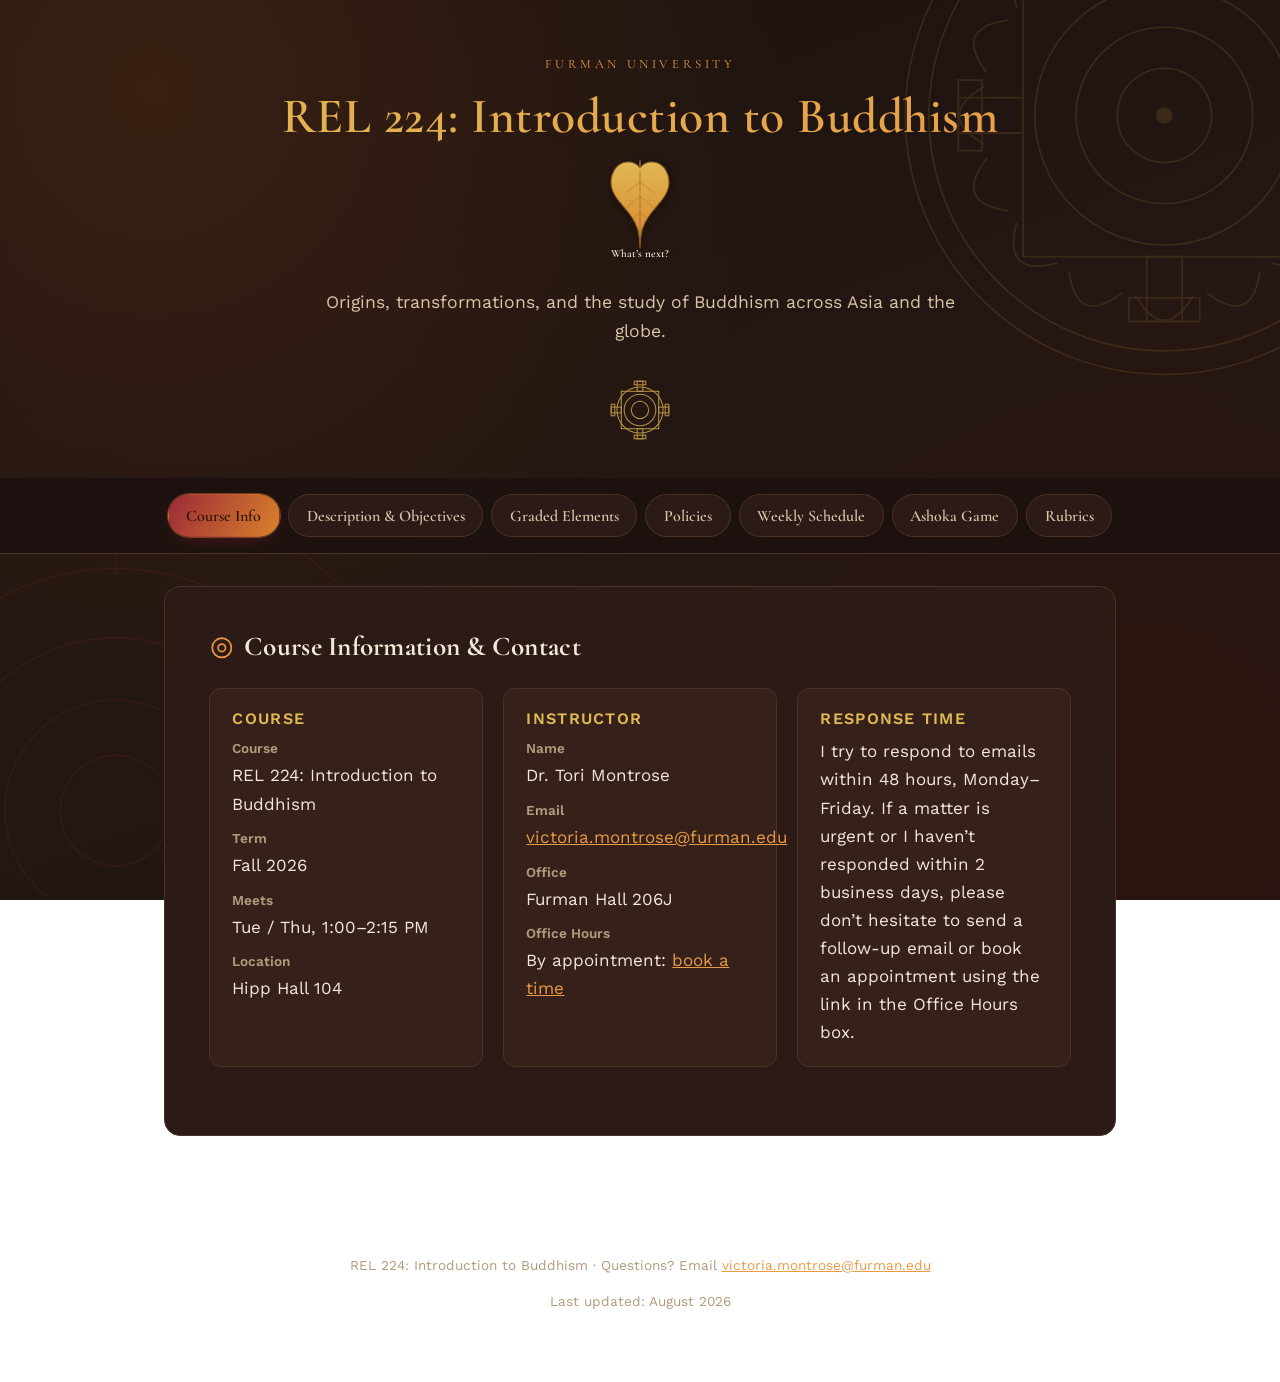
<file: index.html>
<!DOCTYPE html>
<html lang="en">
<head>
<meta charset="UTF-8">
<meta name="viewport" content="width=device-width, initial-scale=1.0">
<title>REL 224: Introduction to Buddhism — Course Syllabus</title>
<meta name="description" content="Syllabus for REL 224: Introduction to Buddhism, Fall 2026.">

<link rel="preconnect" href="https://fonts.googleapis.com">
<link rel="preconnect" href="https://fonts.gstatic.com" crossorigin>
<link href="https://fonts.googleapis.com/css2?family=Cormorant+Garamond:wght@500;600;700&family=Work+Sans:wght@400;500;600&display=swap" rel="stylesheet">

<link rel="stylesheet" href="css/styles.css">
</head>
<body>

<a class="skip-link" href="#main-content">Skip to main content</a>

<!-- Decorative background mandalas — real sacred-geometry construction
     (lotus-petal ring, square palace with four gates, concentric circles),
     rendered as restrained line art. Purely visual, hidden from assistive tech. -->
<div class="mandala-decor" aria-hidden="true">
  <svg class="m1" viewBox="0 0 200 200" xmlns="http://www.w3.org/2000/svg" fill="none" stroke="currentColor" stroke-width="0.6">
    <circle cx="100" cy="100" r="88"/>
    <circle cx="100" cy="100" r="80"/>
    <g>
      <path d="M90.30 38.76 Q100.00 22.00 109.70 38.76"/>
      <path d="M114.47 39.71 Q129.85 27.94 132.39 47.14"/>
      <path d="M136.44 49.84 Q155.15 44.85 150.16 63.56"/>
      <path d="M152.86 67.61 Q172.06 70.15 160.29 85.53"/>
      <path d="M161.24 90.30 Q178.00 100.00 161.24 109.70"/>
      <path d="M160.29 114.47 Q172.06 129.85 152.86 132.39"/>
      <path d="M150.16 136.44 Q155.15 155.15 136.44 150.16"/>
      <path d="M132.39 152.86 Q129.85 172.06 114.47 160.29"/>
      <path d="M109.70 161.24 Q100.00 178.00 90.30 161.24"/>
      <path d="M85.53 160.29 Q70.15 172.06 67.61 152.86"/>
      <path d="M63.56 150.16 Q44.85 155.15 49.84 136.44"/>
      <path d="M47.14 132.39 Q27.94 129.85 39.71 114.47"/>
      <path d="M38.76 109.70 Q22.00 100.00 38.76 90.30"/>
      <path d="M39.71 85.53 Q27.94 70.15 47.14 67.61"/>
      <path d="M49.84 63.56 Q44.85 44.85 63.56 49.84"/>
      <path d="M67.61 47.14 Q70.15 27.94 85.53 39.71"/>
    </g>
    <rect x="52" y="52" width="96" height="96"/>
    <g id="m1-gate">
      <rect x="94" y="30" width="12" height="22"/>
      <rect x="88" y="30" width="24" height="8"/>
    </g>
    <use href="#m1-gate" transform="rotate(90 100 100)"/>
    <use href="#m1-gate" transform="rotate(180 100 100)"/>
    <use href="#m1-gate" transform="rotate(270 100 100)"/>
    <circle cx="100" cy="100" r="44"/>
    <circle cx="100" cy="100" r="30"/>
    <circle cx="100" cy="100" r="16"/>
    <circle cx="100" cy="100" r="2.5" fill="currentColor"/>
  </svg>
  <svg class="m2" viewBox="0 0 200 200" xmlns="http://www.w3.org/2000/svg" fill="none" stroke="currentColor" stroke-width="0.5">
    <circle cx="100" cy="100" r="92"/>
    <circle cx="100" cy="100" r="70"/>
    <circle cx="100" cy="100" r="50"/>
    <circle cx="100" cy="100" r="32"/>
    <circle cx="100" cy="100" r="16"/>
    <g>
      <path d="M100 8 L100 32 M100 168 L100 192 M8 100 L32 100 M168 100 L192 100"/>
      <path d="M35 35 L50 50 M150 150 L165 165 M165 35 L150 50 M35 165 L50 150"/>
    </g>
  </svg>
</div>

<header class="site-header">
  <span class="site-header__eyebrow">Furman University</span>
  <h1>REL 224: Introduction to Buddhism</h1>

  <button type="button" id="whats-next-btn" class="whats-next-btn" aria-label="What&rsquo;s next? Jump to this week on the schedule">
    <svg viewBox="0 0 130 152" xmlns="http://www.w3.org/2000/svg" aria-hidden="true">
      <defs>
        <linearGradient id="bodhi-leaf-grad" x1="0" y1="0" x2="0" y2="1">
          <stop offset="0%" stop-color="#e0b954"/>
          <stop offset="100%" stop-color="#d9822b"/>
        </linearGradient>
      </defs>
      <g transform="translate(65,50) scale(0.9)">
        <!-- petiole -->
        <path d="M0,-38 L0,-47" fill="none" stroke="#8a5a24" stroke-width="2.5" stroke-linecap="round"/>
        <!-- single bodhi leaf: heart-shaped base tapering to the classic drip tip -->
        <path d="M0,-38 C-10,-50 -28,-48 -36,-34 C-44,-20 -40,-4 -28,10 C-18,22 -8,32 -3,48 C-1,56 0,64 0,74 C0,64 1,56 3,48 C8,32 18,22 28,10 C40,-4 44,-20 36,-34 C28,-48 10,-50 0,-38 Z"
              fill="url(#bodhi-leaf-grad)" stroke="#8a5a24" stroke-width="1.5"/>
        <!-- veins -->
        <path d="M0,-34 C0,0 0,35 0,70" fill="none" stroke="#8a5a24" stroke-width="1.4" opacity="0.6"/>
        <path d="M0,-18 C-8,-12 -14,-8 -20,-2" fill="none" stroke="#8a5a24" stroke-width="1" opacity="0.5"/>
        <path d="M0,-18 C8,-12 14,-8 20,-2" fill="none" stroke="#8a5a24" stroke-width="1" opacity="0.5"/>
        <path d="M0,2 C-9,9 -16,15 -23,22" fill="none" stroke="#8a5a24" stroke-width="1" opacity="0.5"/>
        <path d="M0,2 C9,9 16,15 23,22" fill="none" stroke="#8a5a24" stroke-width="1" opacity="0.5"/>
        <path d="M0,24 C-6,29 -10,34 -15,40" fill="none" stroke="#8a5a24" stroke-width="1" opacity="0.5"/>
        <path d="M0,24 C6,29 10,34 15,40" fill="none" stroke="#8a5a24" stroke-width="1" opacity="0.5"/>
      </g>
      <text x="65" y="128" text-anchor="middle" font-family="var(--font-display), serif" font-size="14" font-weight="600" fill="var(--ink)">What&rsquo;s next?</text>
    </svg>
  </button>

  <p class="subtitle">Origins, transformations, and the study of Buddhism across Asia and the globe.</p>

  <svg class="ring-divider" viewBox="0 0 100 100" aria-hidden="true" xmlns="http://www.w3.org/2000/svg" fill="none" stroke="currentColor" stroke-width="1.4">
    <circle cx="50" cy="50" r="12"/>
    <circle cx="50" cy="50" r="22"/>
    <circle cx="50" cy="50" r="32"/>
    <rect x="24" y="24" width="52" height="52"/>
    <g id="ring-gate">
      <rect x="46" y="10" width="8" height="14"/>
      <rect x="42" y="10" width="16" height="5"/>
    </g>
    <use href="#ring-gate" transform="rotate(90 50 50)"/>
    <use href="#ring-gate" transform="rotate(180 50 50)"/>
    <use href="#ring-gate" transform="rotate(270 50 50)"/>
  </svg>
</header>

<!-- Tab navigation: WAI-ARIA tabs pattern. Arrow keys / Home / End move focus. -->
<nav class="tabs-nav" role="tablist" aria-label="Syllabus sections">
  <button type="button" role="tab" id="tab-info" aria-controls="panel-info" aria-selected="true" data-hash="info" tabindex="0" class="tab-btn">Course Info</button>
  <button type="button" role="tab" id="tab-description" aria-controls="panel-description" aria-selected="false" data-hash="description" tabindex="-1" class="tab-btn">Description &amp; Objectives</button>
  <button type="button" role="tab" id="tab-graded" aria-controls="panel-graded" aria-selected="false" data-hash="graded" tabindex="-1" class="tab-btn">Graded Elements</button>
  <button type="button" role="tab" id="tab-policies" aria-controls="panel-policies" aria-selected="false" data-hash="policies" tabindex="-1" class="tab-btn">Policies</button>
  <button type="button" role="tab" id="tab-schedule" aria-controls="panel-schedule" aria-selected="false" data-hash="schedule" tabindex="-1" class="tab-btn">Weekly Schedule</button>
  <button type="button" role="tab" id="tab-ashoka" aria-controls="panel-ashoka" aria-selected="false" data-hash="ashoka" tabindex="-1" class="tab-btn">Ashoka Game</button>
  <button type="button" role="tab" id="tab-rubrics" aria-controls="panel-rubrics" aria-selected="false" data-hash="rubrics" tabindex="-1" class="tab-btn">Rubrics</button>
</nav>

<main id="main-content">

  <!-- ============================= TAB 1: COURSE INFO ============================= -->
  <section id="panel-info" class="tab-panel" role="tabpanel" aria-labelledby="tab-info" tabindex="0">
    <h2>
      <svg class="icon" viewBox="0 0 24 24" aria-hidden="true" fill="none" stroke="currentColor" stroke-width="1.6"><circle cx="12" cy="12" r="9"/><circle cx="12" cy="12" r="3.5"/></svg>
      Course Information &amp; Contact
    </h2>

    <div class="info-grid">
      <div class="info-card">
        <h3>Course</h3>
        <dl>
          <!-- EDIT: course number, title -->
          <dt>Course</dt>
          <dd>REL 224: Introduction to Buddhism</dd>
          <dt>Term</dt>
          <dd>Fall 2026</dd>
          <!-- EDIT: meeting days/time -->
          <dt>Meets</dt>
          <dd>Tue / Thu, 1:00&ndash;2:15 PM</dd>
          <dt>Location</dt>
          <dd>Hipp Hall 104</dd>
        </dl>
      </div>

      <div class="info-card">
        <h3>Instructor</h3>
        <dl>
          <dt>Name</dt>
          <dd>Dr. Tori Montrose</dd>
          <dt>Email</dt>
          <dd><a href="mailto:victoria.montrose@furman.edu">victoria.montrose@furman.edu</a></dd>
          <dt>Office</dt>
          <dd>Furman Hall 206J</dd>
          <!-- EDIT: office hours -->
          <dt>Office Hours</dt>
          <dd>By appointment: <a href="https://outlook.office.com/book/DrToriMontrosesBookingPage@bookings.furman.edu/">book a time</a></dd>
        </dl>
      </div>

      <div class="info-card">
        <h3>Response Time</h3>
        <!-- EDIT: your actual email turnaround policy -->
        <p>I try to respond to emails within 48 hours, Monday&ndash;Friday. If a matter is urgent or I haven&rsquo;t responded within 2 business days, please don&rsquo;t hesitate to send a follow-up email or book an appointment using the link in the Office Hours box.</p>
      </div>
    </div>
  </section>

  <!-- ===================== TAB 2: DESCRIPTION & OBJECTIVES ===================== -->
  <section id="panel-description" class="tab-panel" role="tabpanel" aria-labelledby="tab-description" tabindex="0" hidden>
    <h2>
      <svg class="icon" viewBox="0 0 24 24" aria-hidden="true" fill="none" stroke="currentColor" stroke-width="1.6"><path d="M4 5h16M4 12h16M4 19h10"/></svg>
      Course Description &amp; Learning Outcomes
    </h2>

    <h3>Course Description</h3>
    <p>This course serves as an introduction to the diversity of Buddhist traditions. Engaging with primary texts and secondary scholarship, we will study the origins of Buddhism and trace its development across Asia and the globe. We use an interdisciplinary lens to cover major themes in the history, thought, and practice of Buddhism. This course also examines and critiques the complicated colonial and orientalist history of Buddhism as an object of study.</p>

    <h3>Course Texts</h3>
    <ul>
      <li>C. Pierce Salguero. <a href="https://www.penguinrandomhouse.com/books/691081/buddhish-by-c-pierce-salguero/"><em>Buddhish: A Guide to the 20 Most Important Buddhist Ideas for the Curious and Skeptical</em></a>. Beacon Press, 2022.</li>
      <li>J. Noel Hubler. <a href="https://uncpress.org/9781469695471/ashoka/"><em>Ashoka: Becoming the Dharma King</em></a>. University of North Carolina Press (Reacting to the Past), 2026.</li>
    </ul>
    <p><strong>All other readings will be posted to Moodle.</strong></p>

    <h3>Learning Outcomes</h3>
    <ul class="obj-list">
      <li>We will explain foundational aspects of Buddhism and discuss the diversity of Buddhist communities, expressions, and traditions.</li>
      <li>We will engage in critical self-reflection on our understanding and perception of Buddhism and Buddhist cultures and identify changes to that understanding over time.</li>
      <li>We will deconstruct and evaluate the historical development, predominant assumptions, and popular methods in the field of Buddhist Studies.</li>
      <li>We will be able to analyze, summarize, and relate Buddhist works and ideas.</li>
      <li>We will grow in our capacity to empathize with others by developing the ability to visit/inhabit their worldviews.</li>
    </ul>
  </section>

  <!-- ===================== TAB 3: GRADED ELEMENTS ===================== -->
  <section id="panel-graded" class="tab-panel" role="tabpanel" aria-labelledby="tab-graded" tabindex="0" hidden>
    <h2>
      <svg class="icon" viewBox="0 0 24 24" aria-hidden="true" fill="none" stroke="currentColor" stroke-width="1.6"><path d="M4 19V5m5 14V9m5 10V3m5 16v-6"/></svg>
      Graded Elements
    </h2>
    <p class="lede">How your final grade is calculated, and what each element involves.</p>

    <h3>Grade Breakdown</h3>
    <div class="table-scroll">
      <table>
        <caption>Weighting of graded components toward your final course grade</caption>
        <thead>
          <tr><th scope="col">Component</th><th scope="col" class="num">Weight</th></tr>
        </thead>
        <tbody>
          <tr><td>Attendance and Engagement</td><td class="num">20%</td></tr>
          <tr><td>Reading and Reflection Journal (RRJ)</td><td class="num">25%</td></tr>
          <tr><td>Exams (2, 12.5% each)</td><td class="num">25%</td></tr>
          <tr><td><em>Ashoka</em> Speeches (&times;2)</td><td class="num">10%</td></tr>
          <tr><td><em>Ashoka</em> Engagement</td><td class="num">5%</td></tr>
          <tr><td><em>Ashoka</em> Position Paper</td><td class="num">15%</td></tr>
        </tbody>
      </table>
    </div>

    <h3>Element Descriptions</h3>

    <div class="policy-block">
      <h3>Attendance and Engagement &mdash; 20%</h3>
      <p>Every version of this course is unique to the combination of students that comprise it. Your presence is an essential part of the learning experience for yourself and all of us in the room with you. This course requires you to come prepared to share your questions, struggles, and ideas surrounding the readings and content we cover. Each student is expected to actively participate in all activities and discussions. There are several ways to demonstrate engagement including small group discussions, taking notes, large group discussions, polls. See <a href="#rubrics">Engagement Rubric</a>.</p>
    </div>

    <div class="policy-block accent-maroon">
      <h3>Reading and Reflection Journal (RRJ) &mdash; 25%</h3>
      <p>A mix of in-class and at-home short written responses to a prompt about the readings. They will frame your thinking about the readings and help prepare you for in-class discussion or reflect on your learning. Unless you have an accommodation, these journals will be handwritten. There will be 21 entries in total. Journals will be collected every few weeks to check for completion. <strong>To be considered complete, each entry must be a minimum of 6 sentences long and must address the prompt.</strong> RRJs missed due to absence can be made up upon return to class.</p>
      <p><strong>Midterm submission (10%)</strong> &mdash; <mark>due Thu. 10/15: submit RRJs 1&ndash;11</mark>:</p>
      <ul>
        <li>5% is graded for <strong>completion</strong>: RRJ #1 is mandatory but you can skip 1 other RRJ of your choice without penalty.</li>
        <li>5% is graded for <strong>quality</strong> &mdash; select your 3 strongest entries from RRJ #1&ndash;11. See the <a href="#rrj-rubric">RRJ grading rubric</a> to help you determine your 3 strongest entries.</li>
      </ul>
      <p><strong>Final submission (15%):</strong></p>
      <ul>
        <li>5% is graded for <strong>completion</strong>: RRJs #12, 18, 21 are mandatory but you can skip 1 other RRJ of your choice without penalty.</li>
        <li>10% is graded for <strong>quality</strong> &mdash; RRJs #12, 18, 21 will be graded, then select your other strongest entry from the remaining RRJs. See the <a href="#rrj-rubric">RRJ grading rubric</a>.</li>
      </ul>
    </div>

    <div class="policy-block">
      <h3>Exams &mdash; 25%</h3>
      <p>There will be 2 exams in this class (each worth 12.5%): a midterm (see the <a href="#schedule">Weekly Schedule</a>) and a final exam on <mark>Friday, December 11, 12:00&ndash;2:30 PM in Hipp Hall 104</mark>. They will be cumulative, but with a greater emphasis on the material taught since the midterm. Since we will be learning a lot of new terms in multiple global languages, a single 3x5-inch handwritten note card may be used during each exam. Exams will be a combination of multiple choice, short answer, and textual/image analysis.</p>
    </div>

    <div class="policy-block accent-maroon">
      <h3><em>Ashoka</em> Speeches (&times;2) &mdash; 10%</h3>
      <p>Speeches should be no shorter than 3 minutes and no longer than 4 minutes. After each speech, the speaker must remain at the podium until they have answered all the questions from the general and inner council (a minimum of 1 question must be answered before sitting down). Because questions can come from both your allies and your rivals, you will be best prepared to answer questions at the podium if you have done some research into the counter arguments for your position. See the <a href="#speech-rubric"><em>Ashoka</em> Speech Rubric</a>.</p>
    </div>

    <div class="policy-block">
      <h3><em>Ashoka</em> Engagement &mdash; 5%</h3>
      <p>This is a separate engagement grade from your overall course engagement grade. It captures all the ways you might engage with this game, including (but not limited to): consistently demonstrating preparation for each council session (not only the ones in which you are giving a speech); active coordination, collaboration, and communication with your faction (or across factions if the need arises); asking questions and/or commenting on others&rsquo; speeches; actions within the game that are consistent with your assigned role (liberally interpreted); and taking notes during sessions while avoiding non-game-related distractions.</p>
    </div>

    <div class="policy-block accent-maroon">
      <h3><em>Ashoka</em> Position Paper &mdash; 15%</h3>
      <p>This is an in-class assignment: students will write a position paper from the perspective of their character. See the <a href="#ashoka">Ashoka Game tab</a> for more information. <strong>More details forthcoming.</strong></p>
    </div>
  </section>

  <!-- ============================= TAB 4: POLICIES ============================= -->
  <section id="panel-policies" class="tab-panel" role="tabpanel" aria-labelledby="tab-policies" tabindex="0" hidden>
    <h2>
      <svg class="icon" viewBox="0 0 24 24" aria-hidden="true" fill="none" stroke="currentColor" stroke-width="1.6"><path d="M12 3l7 3v6c0 4.5-3 7.5-7 9-4-1.5-7-4.5-7-9V6l7-3z"/></svg>
      Course Policies
    </h2>
    <p class="lede">Please read these carefully &mdash; they explain how the class runs day to day.</p>

    <div class="policy-block">
      <h3>Statement on Accessibility and Inclusivity</h3>
      <p>In the spirit of Universal Design for Learning, I will strive to provide an environment that is equitable and conducive to achievement and learning for all students. I recognize and value the many perspectives students bring to the classroom. Many factors&mdash;social identities, visible and invisible disabilities, family circumstances, physical location, mental health, access to the internet&mdash;all influence the experiences that every individual can have in this course. I am committed to building an environment to support your learning. I ask that we all be respectful of diverse opinions and of all class members, regardless of personal attribute, and that we all use inclusive language in written and oral work. I encourage persons with Student Office for Accessibility Resources (SOAR) accommodations or other needs that may impact your performance to meet with me promptly to make a plan for the semester.</p>
    </div>

    <div class="policy-block accent-maroon">
      <h3>Name/Pronoun Use</h3>
      <p>I am committed to an environment that affirms people of all gender expressions and gender identities. I will gladly honor the name or gender pronouns that are correct for you. I will never require you to disclose this information, as I view it as your choice to share if and when you desire. If you choose to share this information, please advise me early in the semester so that I may make appropriate changes to my records.</p>
    </div>

    <div class="policy-block">
      <h3>Policies on Absences and Late Submissions</h3>
      <p>Students are allowed <strong>3 free absences</strong> (roughly 10% of the total number of classes) regardless of the reason. I do not need you to email me or provide an explanation for these absences. These include absences due to illnesses, personal loss, athletics, religious observances, or any other reason. After 3 absences, your attendance and participation grade will be negatively impacted.</p>
      <p><strong>The only exception to this policy is during the <em>Ashoka</em> role-playing game</strong> (see the <a href="#ashoka">Ashoka Game tab</a> for dates), when students who are absent during the game will need prior professor permission or a valid excuse with documentation from the health center or the academic dean&rsquo;s office. Unexcused absences during the game will immediately have a negative impact on your attendance and engagement grade.</p>
      <p><strong>Late submissions</strong> following absences must be submitted on the day of return to class. Otherwise, late submissions of assignments may be accepted for partial credit depending on the circumstances.</p>
    </div>

    <div class="policy-block accent-maroon">
      <h3>Statement on Academic Integrity</h3>
      <p>Per <a href="https://policies.furman.edu//view.php?policy=584">Section 121.5 of Furman&rsquo;s University Policy</a>, &ldquo;All forms of academic misconduct including cheating, plagiarism, misrepresentation, and unacceptable collaboration are violations of Furman&rsquo;s academic integrity standard. Examples and explanations may be found elsewhere in official university documents (e.g., The Student Handbook and the academic integrity portion of the Furman University website).&rdquo;</p>
      <p>Please note: Students who are suspected of submitting writing produced in any part by an AI system will be subjected to review by the Academic Discipline Committee. For more information on Generative Artificial Intelligence use in this class, see the Use of Generative Artificial Intelligence (AI) policy below.</p>
      <p>It is always better to get a zero on an assignment rather than submitting something that violates the university&rsquo;s academic integrity policy, which usually results in far worse consequences.</p>
    </div>

    <div class="policy-block">
      <h3>Course Activity Recordings</h3>
      <p>Furman University prohibits the recording of classes by students without obtaining prior, written permission of the instructor, except in cases where Furman permits a qualified student with a documented disability to record classes as a reasonable accommodation. Students are advised of this policy in the Student Handbook. Under no circumstances should recorded classes be used in any way that denigrates and/or decontextualizes the instructor or any student whose class remarks are recorded. Unauthorized dissemination of any recorded classroom proceedings, including distribution for compensation, is strictly prohibited. The improper sharing of recorded material by students or others may constitute a violation of U.S. copyright law and is a violation of campus policy.</p>
    </div>

    <div class="policy-block accent-maroon">
      <h3>Use of Generative Artificial Intelligence (AI)</h3>
      <p>This is a &ldquo;No, But&rdquo; course. This means that generative AI tools are <strong>generally prohibited</strong> unless explicitly permitted for specific assignments or activities.</p>
      <ul>
        <li>AI tools cannot be used to generate anything, in part or in whole, that is submitted with a student&rsquo;s name on it for credit, unless the instructor explicitly permits it for an assignment.</li>
        <li>Specific assignments may incorporate AI tools for specific learning objectives.</li>
        <li>When AI use is allowed, assignment instructions will identify which tools are allowed and to what extent they may be used.</li>
        <li>In cases of uncertainty, students should assume that no AI tool is allowed.</li>
      </ul>
      <p><strong>When AI is NOT Permitted:</strong></p>
      <p>A key learning goal in this course is engaging in reflection on your own development. Reflective exercises require you to think about what you have experienced, critically evaluate that experience, and articulate your learning from that experience.</p>
      <p>Generative AI tools that write text for you (such as ChatGPT, Microsoft Copilot, and Canva) are prohibited for these assignments. Violations will be considered academic misconduct.</p>
      <p><strong>When AI IS Permitted:</strong></p>
      <p>If AI use is permitted for a specific assignment or activity, it will be clearly stated in the assignment or activity instructions. These instructions will specify:</p>
      <ul>
        <li>What AI tools you may use</li>
        <li>How you may use them</li>
        <li>How you must acknowledge your use</li>
      </ul>
      <p>Even when AI is permitted:</p>
      <ul>
        <li>You are responsible for verifying the accuracy of any AI-generated content</li>
        <li>You must acknowledge your use of AI as instructed</li>
        <li>You cannot upload copyrighted materials (textbooks, instructor notes, slides) to AI without express permission</li>
      </ul>
      <p><strong>Grammar and Spell Check Tools:</strong></p>
      <ul>
        <li>You may use your word processor&rsquo;s native spelling and grammar checker (e.g., built-in tools in Word or Google Docs that are not LLM-based) only to identify sentence-level issues. Allowing these tools to rewrite parts of sentences, whole sentences, or paragraphs is not acceptable. You do not need to cite the use of these standard tools.</li>
        <li>You may not use Grammarly or similar third-party writing assistants, as these tools often provide more intervention than is appropriate for this course.</li>
      </ul>
      <p><strong>When in Doubt, Ask!</strong></p>
      <p>If you are uncertain whether AI use is permitted for a specific assignment or activity, ask me before you use it. If you have questions about what constitutes plagiarism or academic misconduct, consult me before it&rsquo;s too late!</p>
      <p>The penalty for academic integrity violations is an F for the assignment or, in case of multiple violations, an F for the course.</p>
    </div>

    <div class="policy-block">
      <h3>Nondiscrimination Policy and Sexual Misconduct</h3>
      <p>Furman University and its faculty are committed to supporting our students and seeking an environment that is free of bias, discrimination, and harassment. Furman does not unlawfully discriminate on the basis of race, color, national origin, sex, sexual orientation, gender identity, pregnancy, disability, age, religion, veteran status, or any other characteristic or status protected by applicable local, state, or federal law in admission, treatment, or access to, or employment in, its programs and activities.</p>
      <p>If you have encountered any form of discrimination or harassment, including sexual misconduct (e.g. sexual assault, sexual harassment or gender-based harassment, sexual exploitation or intimidation, stalking, intimate partner violence), we encourage you to report this to the institution. If you wish to report such an incident of misconduct, you may contact Furman&rsquo;s Title IX Coordinator, Melissa Nichols (Trone Center, Suite 215; <a href="mailto:Melissa.nichols@furman.edu">Melissa.nichols@furman.edu</a>; 864.294.2221).</p>
      <p>If you would like to speak with someone who can advise you but maintain complete confidentiality, you can talk with a counselor, a professional in the Student Health Center, or someone in the Office of Spiritual Life. If you speak with a faculty member, understand that as a mandated reporter of the University, the faculty member MUST report to the University&rsquo;s Title IX Coordinator what you share to help ensure that your safety and welfare are being addressed, consistent with the requirements of the law. However, unless there is an ongoing safety risk to you or to the Furman community, you will determine whether the university initiates any formal process. You are entitled to supportive measures (such as a no contact order or academic accommodations) regardless of whether you decide to initiate a formal process.</p>
      <p>Additional information about Furman&rsquo;s Sexual Misconduct Policy, how to report sexual misconduct, and your rights can be found at the Furman Title IX webpage at <a href="https://www.furman.edu/titleix">www.furman.edu/titleix</a>. You do not have to go through the experience alone.</p>
    </div>
  </section>

  <!-- ============================= TAB 5: WEEKLY SCHEDULE ============================= -->
  <section id="panel-schedule" class="tab-panel" role="tabpanel" aria-labelledby="tab-schedule" tabindex="0" hidden>
    <h2>
      <svg class="icon" viewBox="0 0 24 24" aria-hidden="true" fill="none" stroke="currentColor" stroke-width="1.6"><rect x="3" y="5" width="18" height="16" rx="2"/><path d="M3 10h18M8 3v4M16 3v4"/></svg>
      Weekly Schedule
    </h2>
    <p class="lede">Subject to change &mdash; announced updates will always take precedence over this page. This is a living document; the most accurate day-to-day source is the course Google Doc linked on Moodle.</p>

    <div class="table-scroll">
      <table class="schedule-table">
        <caption>Class-by-class schedule</caption>
        <colgroup>
          <col class="col-num">
          <col class="col-date">
          <col class="col-topic">
          <col class="col-preclass">
          <col class="col-rrj">
          <col class="col-notes">
        </colgroup>
        <thead>
          <tr>
            <th scope="col">#</th>
            <th scope="col">Date</th>
            <th scope="col">Topic</th>
            <th scope="col">Pre-class Activity/Assignment</th>
            <th scope="col">RRJ #</th>
            <th scope="col">Campus Calendar/Notes</th>
          </tr>
        </thead>
        <tbody>
          <tr data-date="2026-08-25"><td>1</td><td>Tue. 8/25</td><td>Welcome!</td><td>Fill out the Pre-semester survey (link posted on Moodle)</td><td><mark>RRJ 1*</mark></td><td>Classes begin</td></tr>
          <tr data-date="2026-08-27"><td>2</td><td>Thu. 8/27</td><td>Indian Cosmology</td><td>Read: <em>Agganna Sutta</em>, &ldquo;How Our World Began&mdash;Knowledge of Our Origins&rdquo; (PDF on Moodle) &mdash; focus on the origin story</td><td><mark>RRJ 2</mark></td><td>Last day to add/drop without approval (5pm)</td></tr>
          <tr data-date="2026-09-01"><td>3</td><td>Tue. 9/1</td><td>Karma and Rebirth and The Buddha&rsquo;s Past Lives</td><td><ul><li>Read Salguero &ldquo;Chapter 4: Karma&rdquo;</li><li>Read &ldquo;The Story of Prince Vessantara&rdquo; (PDF on Moodle)</li></ul></td><td><mark>RRJ 3</mark></td><td></td></tr>
          <tr data-date="2026-09-03"><td>4</td><td>Thu. 9/3</td><td>Film</td><td><ul><li>In class we will watch excerpts from the PBS Doc, <em>The Buddha</em></li><li>Read Salguero Ch. 1 &ldquo;Awakening&rdquo;</li></ul></td><td><mark>RRJ 4</mark></td><td></td></tr>
          <tr data-date="2026-09-08"><td>5</td><td>Tue. 9/8</td><td>The Buddha&rsquo;s Birth and Early Life</td><td>Read Lopez, &ldquo;Account of the Beginning,&rdquo; p. 1&ndash;10 (PDF on Moodle)</td><td><mark>RRJ 5</mark></td><td>Last day to add/drop with approval (5pm)</td></tr>
          <tr data-date="2026-09-10"><td>6</td><td>Thu. 9/10</td><td>The Buddha&rsquo;s Liberation</td><td>Read Lopez, &ldquo;Account of the Beginning,&rdquo; p. 10&ndash;16 (PDF on Moodle)</td><td><mark>RRJ 6</mark></td><td></td></tr>
          <tr data-date="2026-09-15"><td>7</td><td>Tue. 9/15</td><td>The Buddha&rsquo;s Core Teachings I</td><td>Read Salguero Chapters 2 and 3 and short selection of primary sources (PDF on Moodle)</td><td>&mdash;</td><td></td></tr>
          <tr data-date="2026-09-17"><td>8</td><td>Thu. 9/17</td><td>Core Teachings II</td><td>Read Salguero Chapter 6 and Chapter 10</td><td><mark>RRJ 7</mark></td><td></td></tr>
          <tr data-date="2026-09-22"><td>9</td><td>Tue. 9/22</td><td>The Buddha&rsquo;s Teaching Career</td><td>Read Strong, &ldquo;Teachings and Community&rdquo; from <em>Buddha: A Very Short Biography</em> (PDF on Moodle), up to page 91</td><td><mark>RRJ 8</mark></td><td></td></tr>
          <tr data-date="2026-09-24"><td>10</td><td>Thu. 9/24</td><td>The First Buddhist Women</td><td><ul><li>Read Strong, &ldquo;Teachings and Community&rdquo; (PDF on Moodle), p. 91&ndash;99</li><li>Read Lopez, &ldquo;Nuns Achieve Nirvana&rdquo;</li></ul></td><td><mark>RRJ 9</mark></td><td><mark>Midterm guidelines distributed</mark></td></tr>
          <tr data-date="2026-09-29"><td>11</td><td>Tue. 9/29</td><td>The Buddha&rsquo;s Death</td><td>Read &ldquo;Buddha&rsquo;s Parinirvana&rdquo; (PDF on Moodle)</td><td><mark>RRJ 10</mark></td><td></td></tr>
          <tr data-date="2026-10-01"><td>12</td><td>Thu. 10/1</td><td>Midterm</td><td><mark>Midterm exam</mark></td><td>&mdash;</td><td></td></tr>
          <tr data-date="2026-10-06"><td>13</td><td>Tue. 10/6</td><td>Game &mdash; Setup Session 1: Overview and Rules; Vedic Religion</td><td><ul><li>Fill out Pre-game survey (link posted on Moodle)</li><li>Read p. 1&ndash;19 of the Ashoka game book prior to class tomorrow. You can stop at the end of the Brahmin Shramanas section at the top of page 19.</li></ul></td><td><mark>RRJ 11&ndash;12</mark></td><td></td></tr>
          <tr data-date="2026-10-08"><td>14</td><td>Thu. 10/8</td><td>Game &mdash; Setup Session 2: The <em>Shramana</em> Traditions (Jains and Upanishads); First Faction Meetings</td><td><ul><li>Read p. 19&ndash;35 of the Ashoka game book</li><li>Prepare to submit your RRJ for the first round of grading by starring your 3 strongest entries</li></ul></td><td><mark>RRJ 11&ndash;12</mark></td><td>Midterm exams handed back</td></tr>
          <tr data-date="2026-10-15"><td>15</td><td>Thu. 10/15</td><td>Game &mdash; Council Session 1</td><td><ul><li>Debate on banning animal sacrifice</li><li>Primary texts: On Sacrifice</li></ul></td><td><mark>RRJ 11&ndash;12</mark></td><td><mark>DUE: Submit RRJs 1&ndash;11 for Midterm Grading</mark><br>See Ashoka Game tab for full council schedule</td></tr>
          <tr data-date="2026-10-20"><td>16</td><td>Tue. 10/20</td><td>Game &mdash; Council Session 2: Recruiting Royals and Public Works</td><td><ul><li>Debate between traditions and proposal for public works</li><li>Primary texts: On Dharma</li></ul></td><td><mark>RRJ 11&ndash;12</mark></td><td></td></tr>
          <tr data-date="2026-10-22"><td>17</td><td>Thu. 10/22</td><td>Game &mdash; Council Session 3: Royal Speeches, Commissioning Dharma-mahamatras, and Cave Donation to the Ajivikas</td><td>Speeches from royal children and debate about deploying dharma-<em>mah&#257;m&#257;tras</em></td><td><mark>RRJ 11&ndash;12</mark></td><td></td></tr>
          <tr data-date="2026-10-27"><td>18</td><td>Tue. 10/27</td><td>Game &mdash; Council Session 4: Protecting Bhikshunis and Banning the Ajivikas</td><td><ul><li>Ban on Ajivikas and cave donation to Ajivikas</li><li>Primary texts: Ajivika readings</li></ul></td><td><mark>RRJ 11&ndash;12</mark></td><td></td></tr>
          <tr data-date="2026-10-29"><td>19</td><td>Thu. 10/29</td><td>Game &mdash; Council Session 5: Banning Bhikshunis and Succession</td><td><ul><li>Protecting Bhikshunis and ban on women shramanas</li><li>Primary texts: On Women</li></ul></td><td><mark>RRJ 11&ndash;12*</mark></td><td></td></tr>
          <tr data-date="2026-11-03"><td>20</td><td>Tue. 11/3</td><td>Game &mdash; Debrief and In-class Paper</td><td>&mdash;</td><td>&mdash;</td><td>Last day to withdraw from a course</td></tr>
          <tr data-date="2026-11-05"><td>21</td><td>Thu. 11/5</td><td>Buddhism Spreads Beyond India</td><td>Read Salguero Ch. 7 &ldquo;Buddha,&rdquo; Ch. 12 &ldquo;Bodhisattva,&rdquo; and Ch. 13 &ldquo;Compassion&rdquo;</td><td><mark>RRJ 13</mark></td><td></td></tr>
          <tr data-date="2026-11-10"><td>22</td><td>Tue. 11/10</td><td>Fundamentals of Mahayana</td><td>Read <em>Bodhicaryavatara</em> (PDF on Moodle)</td><td><mark>RRJ 14</mark></td><td></td></tr>
          <tr data-date="2026-11-12"><td>23</td><td>Thu. 11/12</td><td>Fundamentals of Mahayana</td><td><ul><li>Read Salguero Ch. 9 &ldquo;Buddha-Nature&rdquo; and Ch. 19 &ldquo;Interconnectedness&rdquo;</li><li>Skim &ldquo;The Tathagatagarbha Sutra&rdquo; (PDF on Moodle) &mdash; we will read this together in class</li></ul></td><td><mark>RRJ 15</mark></td><td></td></tr>
          <tr data-date="2026-11-17"><td>24</td><td>Tue. 11/17</td><td>Mahayana in Japanese Literature</td><td><ul><li>Read Salguero Ch. 11 &ldquo;Skillful Means&rdquo;</li><li>Read <em>Japanese Tales</em> (PDF on Moodle)</li></ul></td><td><mark>RRJ 16</mark></td><td></td></tr>
          <tr data-date="2026-11-19"><td>25</td><td>Thu. 11/19</td><td>Film</td><td>In class, we will watch <em>Daughters of Dolma</em></td><td><mark>RRJ 17</mark></td><td></td></tr>
          <tr data-date="2026-11-24"><td>26</td><td>Tue. 11/24</td><td>Film</td><td>In class, we will watch the <em>Chef&rsquo;s Table</em> episode, &ldquo;Jeong Kwan&rdquo;</td><td><mark>RRJ 18*</mark></td><td></td></tr>
          <tr data-date="2026-12-01"><td>27</td><td>Tue. 12/1</td><td>Buddhism Today &mdash; Asia</td><td><ul><li>Read Salguero Ch. 15 &ldquo;Well-Being&rdquo;</li><li>Read <em>Figures of Buddhist Modernity in Asia</em> (PDF on Moodle)</li></ul></td><td><mark>RRJ 19</mark></td><td></td></tr>
          <tr data-date="2026-12-03"><td>28</td><td>Thu. 12/3</td><td>Buddhism Today &mdash; U.S.</td><td><ul><li>Read Salguero Ch. 17 &ldquo;Buddhist&rdquo;</li><li>Read excerpt from Zenju Earthlyn Manuel&rsquo;s &ldquo;Multiplicity in Oneness&rdquo;</li></ul></td><td><mark>RRJ 20</mark></td><td></td></tr>
          <tr data-date="2026-12-08"><td>29</td><td>Tue. 12/8</td><td>Final Exam Review</td><td>Bring your RRJ for the final round of grading by starring your strongest entry. Entries 11&ndash;12, 18, and 21 will also be graded for quality. All entries will be graded for completeness.</td><td><mark>RRJ 21*</mark></td><td>Last day of classes for term</td></tr>
          <tr data-date="2026-12-11"><td>&mdash;</td><td>Fri. 12/11</td><td>Final Exam</td><td><mark>12:00&ndash;2:30 PM, Hipp Hall 104</mark></td><td>&mdash;</td><td>&mdash;</td></tr>
        </tbody>
      </table>
    </div>
  </section>

  <!-- ============================= TAB 6: ASHOKA GAME ============================= -->
  <section id="panel-ashoka" class="tab-panel" role="tabpanel" aria-labelledby="tab-ashoka" tabindex="0" hidden>
    <h2>
      <svg class="icon" viewBox="0 0 24 24" aria-hidden="true" fill="none" stroke="currentColor" stroke-width="1.4"><circle cx="12" cy="12" r="9"/><circle cx="12" cy="12" r="3"/><path d="M12 3v3M12 18v3M3 12h3M18 12h3M5.5 5.5l2 2M16.5 16.5l2 2M18.5 5.5l-2 2M7.5 16.5l-2 2"/></svg>
      The <em>Ashoka</em> Game
    </h2>
    <p class="lede">A role-playing simulation of King Ashoka&rsquo;s council, staged in place of several regular class sessions. Everything you need for the game &mdash; schedule, position paper information, and grading &mdash; lives here.</p>

    <h3>Overview</h3>
    <p>In place of several regular class sessions, we will run <em>Ashoka</em>, a role-playing game in which each student represents a tradition or faction advising King Ashoka&rsquo;s council. You will prepare position papers and deliver speeches in character, drawing on primary texts from the traditions active in Ashoka&rsquo;s era. See the <a href="#policies">Policies tab</a> for the game-specific attendance exception, and the <a href="#graded">Graded Elements tab</a> for how the Speeches, Engagement, and Position Paper components are weighted.</p>

    <h3>Game Schedule</h3>
    <div class="table-scroll">
      <table>
        <caption>Ashoka game session dates and topics</caption>
        <thead>
          <tr><th scope="col">Date</th><th scope="col">Session</th></tr>
        </thead>
        <tbody>
          <tr><td>Tue. 10/6</td><td>Setup Session 1: Overview and Rules; Vedic Religion</td></tr>
          <tr><td>Thu. 10/8</td><td>Setup Session 2: The <em>Shramana</em> Traditions (Jains and Upanishads); First Faction Meetings</td></tr>
          <tr><td>Thu. 10/15</td><td>Council Session 1 &mdash; Debate on banning animal sacrifice</td></tr>
          <tr><td>Tue. 10/20</td><td>Council Session 2 &mdash; Recruiting Royals and Public Works</td></tr>
          <tr><td>Thu. 10/22</td><td>Council Session 3 &mdash; Royal Speeches, Commissioning Dharma-mahamatras, and Cave Donation to the Ajivikas</td></tr>
          <tr><td>Tue. 10/27</td><td>Council Session 4 &mdash; Protecting Bhikshunis and Banning the Ajivikas</td></tr>
          <tr><td>Thu. 10/29</td><td>Council Session 5 &mdash; Banning Bhikshunis and Succession</td></tr>
          <tr><td>Tue. 11/3</td><td>Debrief and In-class Paper</td></tr>
        </tbody>
      </table>
    </div>

    <h3>Position Paper Guidelines</h3>
    <p>This is an in-class assignment: students will write a position paper from the perspective of their character. <strong>More details forthcoming.</strong></p>

    <h3>Position Paper Grading Rubric</h3>
    <p class="tbd">Forthcoming.</p>
  </section>

  <!-- ============================= TAB 7: RUBRICS ============================= -->
  <section id="panel-rubrics" class="tab-panel" role="tabpanel" aria-labelledby="tab-rubrics" tabindex="0" hidden>
    <h2>
      <svg class="icon" viewBox="0 0 24 24" aria-hidden="true" fill="none" stroke="currentColor" stroke-width="1.6"><rect x="3" y="4" width="18" height="16" rx="2"/><path d="M3 10h18M9 4v16"/></svg>
      Engagement, RRJ &amp; Speech Rubrics
    </h2>
    <p class="lede">General rubrics that apply across the semester. The <em>Ashoka</em> Position Paper has its own rubric on the <a href="#ashoka">Ashoka Game tab</a>.</p>

    <h3>Engagement Rubric</h3>
    <p>Each class, your engagement will be assessed using the following scale:</p>

    <div class="policy-block">
      <h3>A-level</h3>
      <ul>
        <li>Prepared to ask and answer questions, in writing or orally, based on assigned readings;</li>
        <li>Prepared with any required assignments;</li>
        <li>Focused on classroom discussions and activities (i.e., not using technology unless it aids in classroom discussion or activities, not conducting side conversations, not engaging in behaviors that disrupt the focus of others);</li>
        <li>Fully engaged in all in-class activities;</li>
        <li>Fully attentive when others are speaking; and</li>
        <li>Fully attentive to your own contributions, which includes&hellip;
          <ul>
            <li>giving others the space and time to contribute;</li>
            <li>understanding that others come to our classroom with different experiences than your own; and</li>
            <li>being open to learning, including learning from your own mistakes.</li>
          </ul>
        </li>
      </ul>
    </div>

    <div class="policy-block accent-maroon">
      <h3>B-level</h3>
      <ul>
        <li>Mostly prepared to ask and answer questions, in writing or orally, based on assigned readings;</li>
        <li>Prepared with any required assignments;</li>
        <li>Mostly focused on classroom discussions and activities (i.e., not using technology unless it aids in classroom discussion or activities, not conducting side conversations, not engaging in behaviors that disrupt the focus of others);</li>
        <li>Mostly engaged in all in-class activities;</li>
        <li>Mostly attentive when others are speaking; and</li>
        <li>Mostly attentive to your own contributions, which includes&hellip;
          <ul>
            <li>giving others the space and time to contribute;</li>
            <li>understanding that others come to our classroom with different experiences than your own; and</li>
            <li>being open to learning, including learning from your own mistakes.</li>
          </ul>
        </li>
      </ul>
    </div>

    <div class="policy-block">
      <h3>C&ndash;D level</h3>
      <ul>
        <li>Arrived more than 5 minutes late and/or left before the end of class;</li>
        <li>Not prepared to ask and answer questions, in writing or orally, based on assigned readings;</li>
        <li>Not prepared with some or any required assignments;</li>
        <li>Not focused on classroom discussions and activities (i.e., using technology in ways other than for use in classroom discussion or activities, conducting side conversations, engaging in behaviors that disrupt the focus of others);</li>
        <li>Not engaged in all in-class activities;</li>
        <li>Not attentive when others are speaking; OR</li>
        <li>Not attentive to your own contributions, which includes&hellip;
          <ul>
            <li>Not giving others the space and time to contribute;</li>
            <li>Not understanding that others come to our classroom with different experiences than your own; and</li>
            <li>Not being open to learning, including learning from your own mistakes.</li>
          </ul>
        </li>
      </ul>
    </div>

    <h3 id="rrj-rubric">Reading and Reflection Journal (RRJ) Rubric</h3>
    <div class="table-scroll">
      <table>
        <caption>RRJ scoring criteria, out of 10 points total</caption>
        <thead>
          <tr><th scope="col">Element</th><th scope="col">Aspects</th><th scope="col" class="num">Points</th></tr>
        </thead>
        <tbody>
          <tr><td>1. Comprehension</td><td>Demonstrates clear understanding of the assigned readings; accurately represents key concepts and ideas</td><td class="num">0&ndash;2</td></tr>
          <tr><td>2. Analysis</td><td>Goes beyond summary to provide insightful analysis; applies relevant analytical frameworks when appropriate</td><td class="num">0&ndash;2</td></tr>
          <tr><td>3. Depth of Reflection</td><td>Engages in meaningful personal reflection; connects ideas to own experiences or perspectives</td><td class="num">0&ndash;1</td></tr>
          <tr><td>4. Creativity</td><td>Responds imaginatively to creative prompts; demonstrates original thinking</td><td class="num">0&ndash;1</td></tr>
          <tr><td>5. Critical Thinking</td><td>Evaluates ideas critically; considers multiple perspectives</td><td class="num">0&ndash;1</td></tr>
          <tr><td>6. Connection-Making</td><td>Links concepts across different readings or topics; identifies broader implications or applications</td><td class="num">0&ndash;1</td></tr>
          <tr><td>7. Intellectual Curiosity</td><td>Raises thought-provoking questions; explores ideas beyond the immediate scope of the prompt</td><td class="num">0&ndash;1</td></tr>
          <tr><td>8. Evidence of Preparation</td><td>References specific details from assigned readings; shows thorough engagement with course materials</td><td class="num">0&ndash;1</td></tr>
          <tr><td><strong>Total</strong></td><td></td><td class="num"><strong>/10</strong></td></tr>
        </tbody>
      </table>
    </div>

    <h3 id="speech-rubric"><em>Ashoka</em> Speech Rubric</h3>
    <p>Each criterion is scored 1&ndash;3 (total out of 9). The speech is worth 5% of the course grade.</p>
    <div class="table-scroll">
      <table>
        <caption><em>Ashoka</em> speech scoring criteria, out of 9 points total</caption>
        <thead>
          <tr><th scope="col">Criterion</th><th scope="col">3 &ndash; Excellent</th><th scope="col">2 &ndash; Good</th><th scope="col">1 &ndash; Needs Improvement</th></tr>
        </thead>
        <tbody>
          <tr><td>Evidence of preparation</td><td>Primary source texts are well integrated and drive the argument; counterarguments are anticipated and addressed; Q&amp;A answers are thoughtful and grounded in the sources</td><td>Primary sources are used but only loosely tied to the argument; counterarguments are acknowledged but not fully addressed; Q&amp;A answers are adequate but thin</td><td>Few or no primary sources, or sources are only name-dropped; counterarguments are not anticipated; Q&amp;A answers are unprepared or off-point</td></tr>
          <tr><td>Adherence to time limit</td><td>Between 3:00 and 4:00</td><td>Within 30 seconds outside the range (2:30&ndash;3:00 or 4:00&ndash;4:30)</td><td>More than 30 seconds outside the range (under 2:30 or over 4:30)</td></tr>
          <tr><td>Quality of delivery</td><td>Consistently audible; speaks from notes rather than reading them; clear evidence of practice (smooth pacing, little hesitation)</td><td>Mostly audible, with occasional lapses; relies on notes at times; some evidence of practice</td><td>Often inaudible; reads straight from notes; little evidence of practice</td></tr>
          <tr><td><strong>Total</strong></td><td></td><td></td><td class="num"><strong>/9</strong></td></tr>
        </tbody>
      </table>
    </div>
  </section>

</main>

<footer class="site-footer">
  <p>REL 224: Introduction to Buddhism &middot; Questions? Email <a href="mailto:victoria.montrose@furman.edu">victoria.montrose@furman.edu</a></p>
  <p>Last updated: <!-- EDIT: update this date whenever you revise the syllabus -->August 2026</p>
</footer>

<script src="js/tabs.js"></script>
<script src="js/whats-next.js"></script>
</body>
</html>
</file>
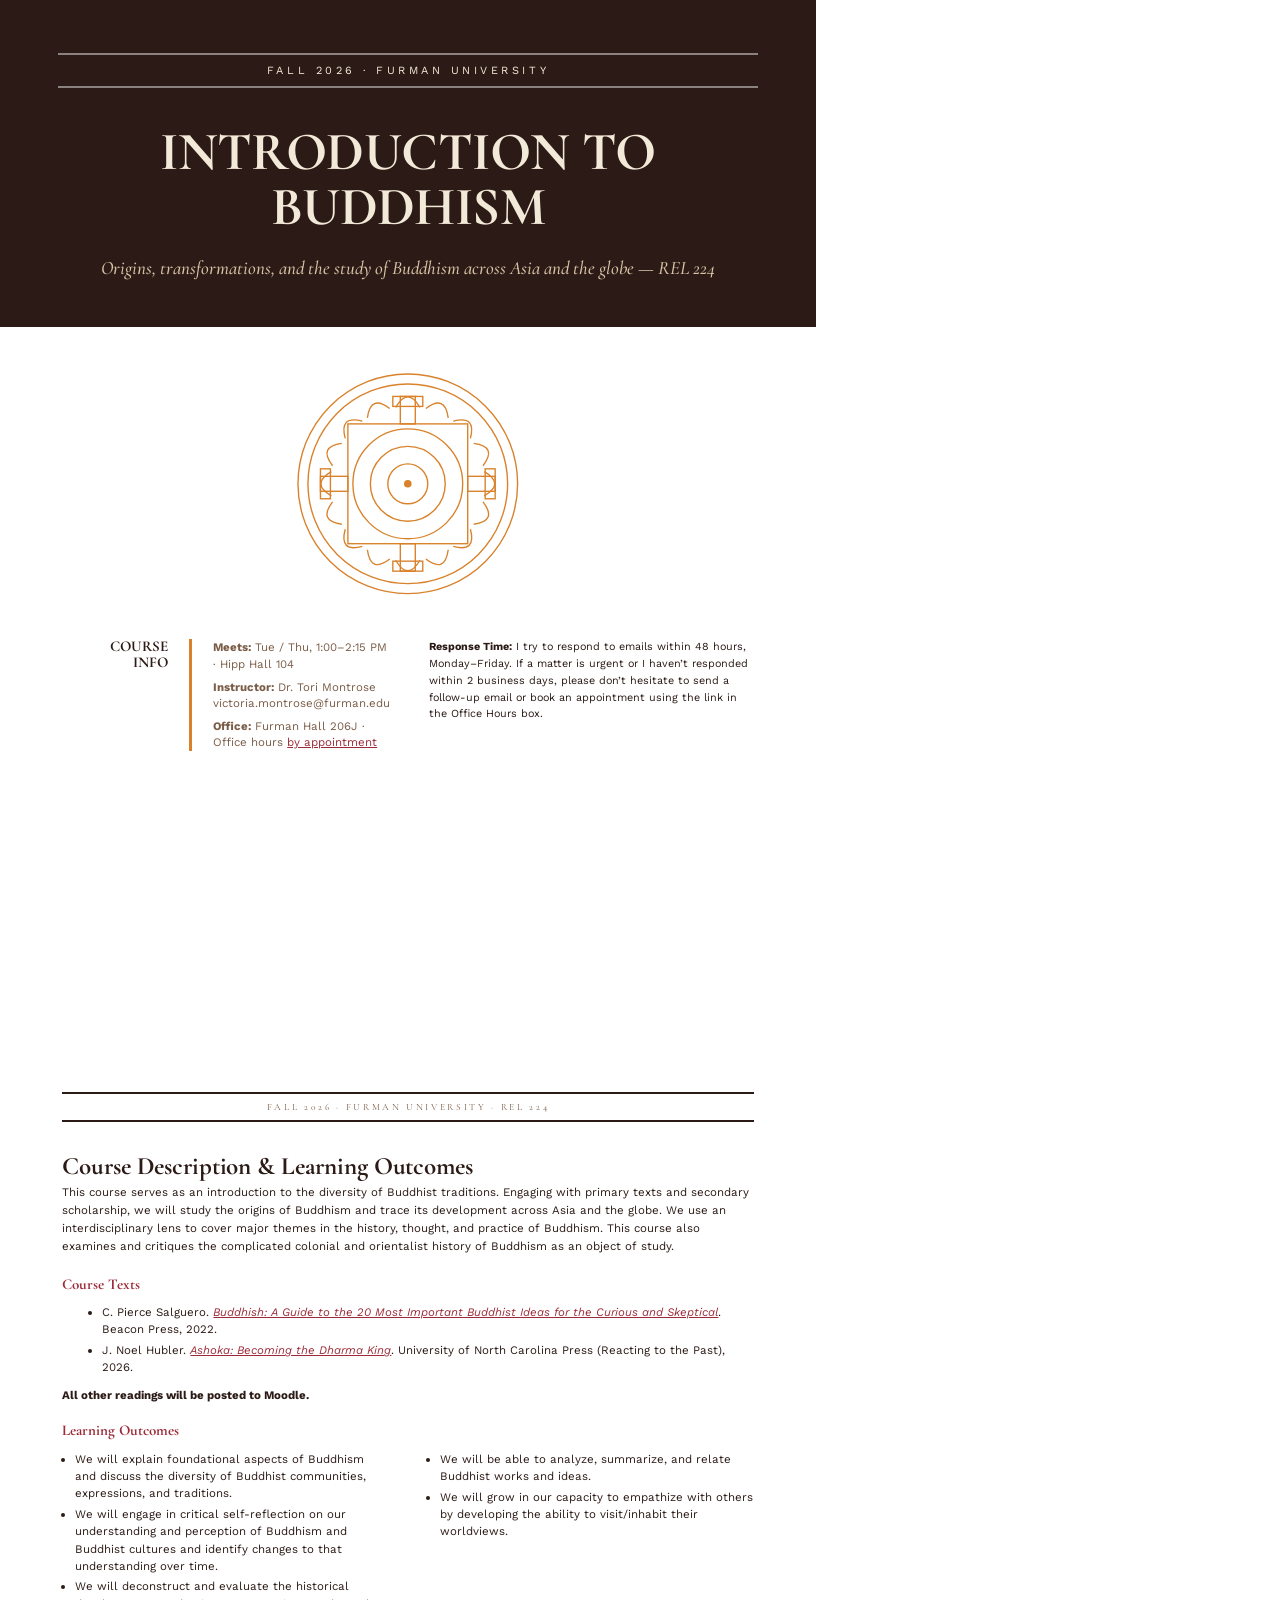
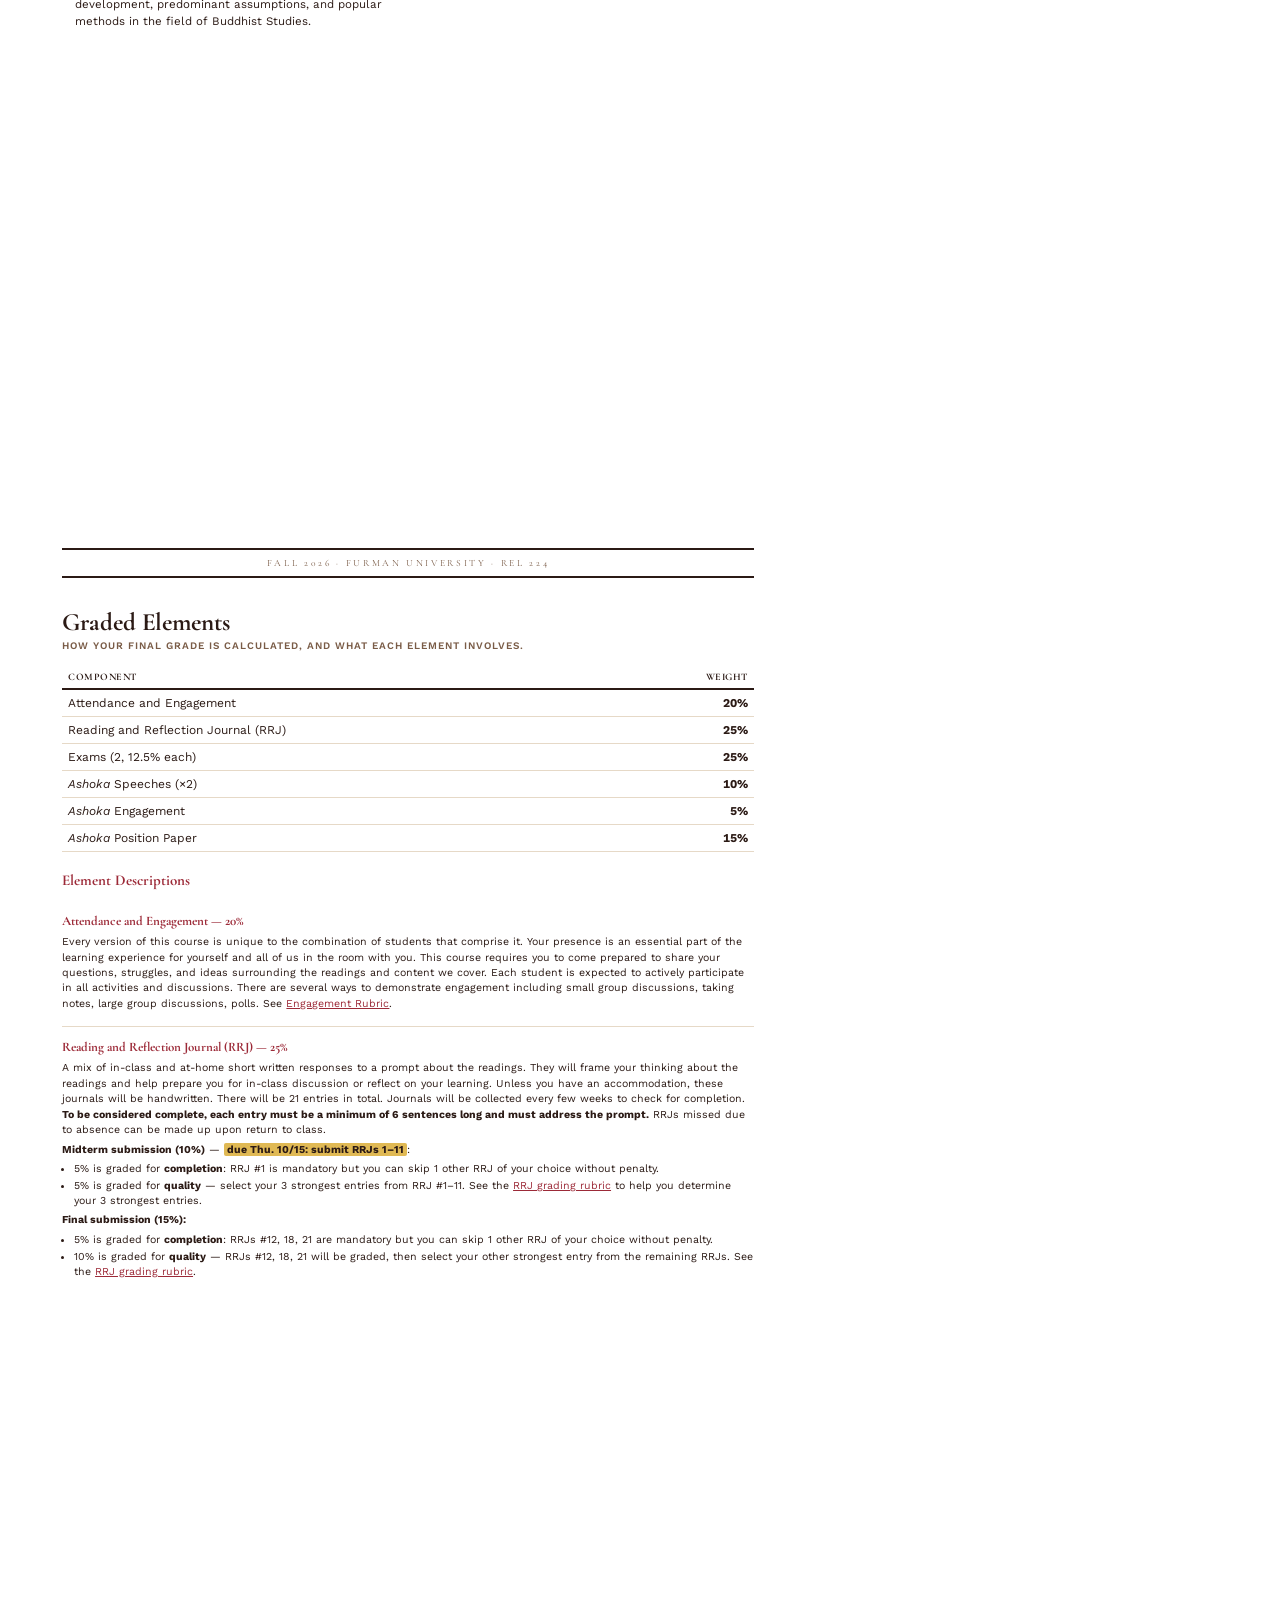
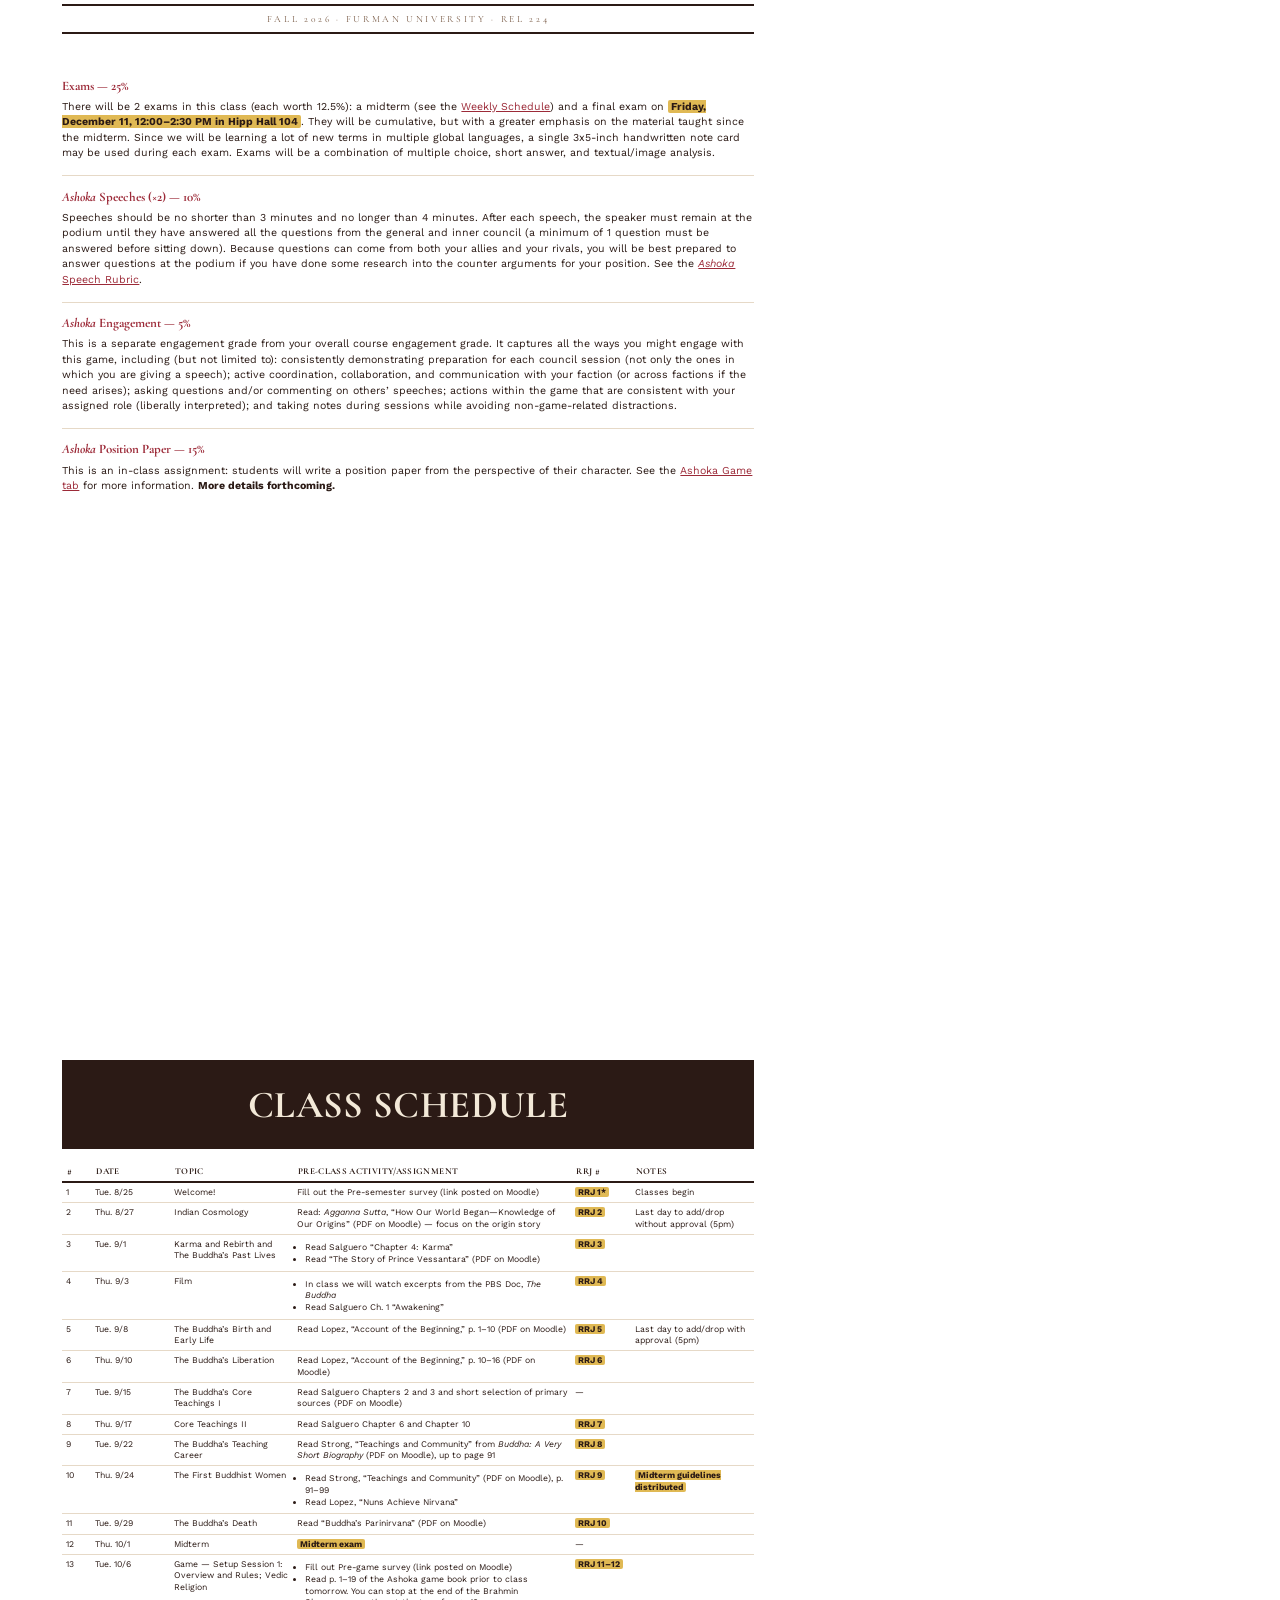
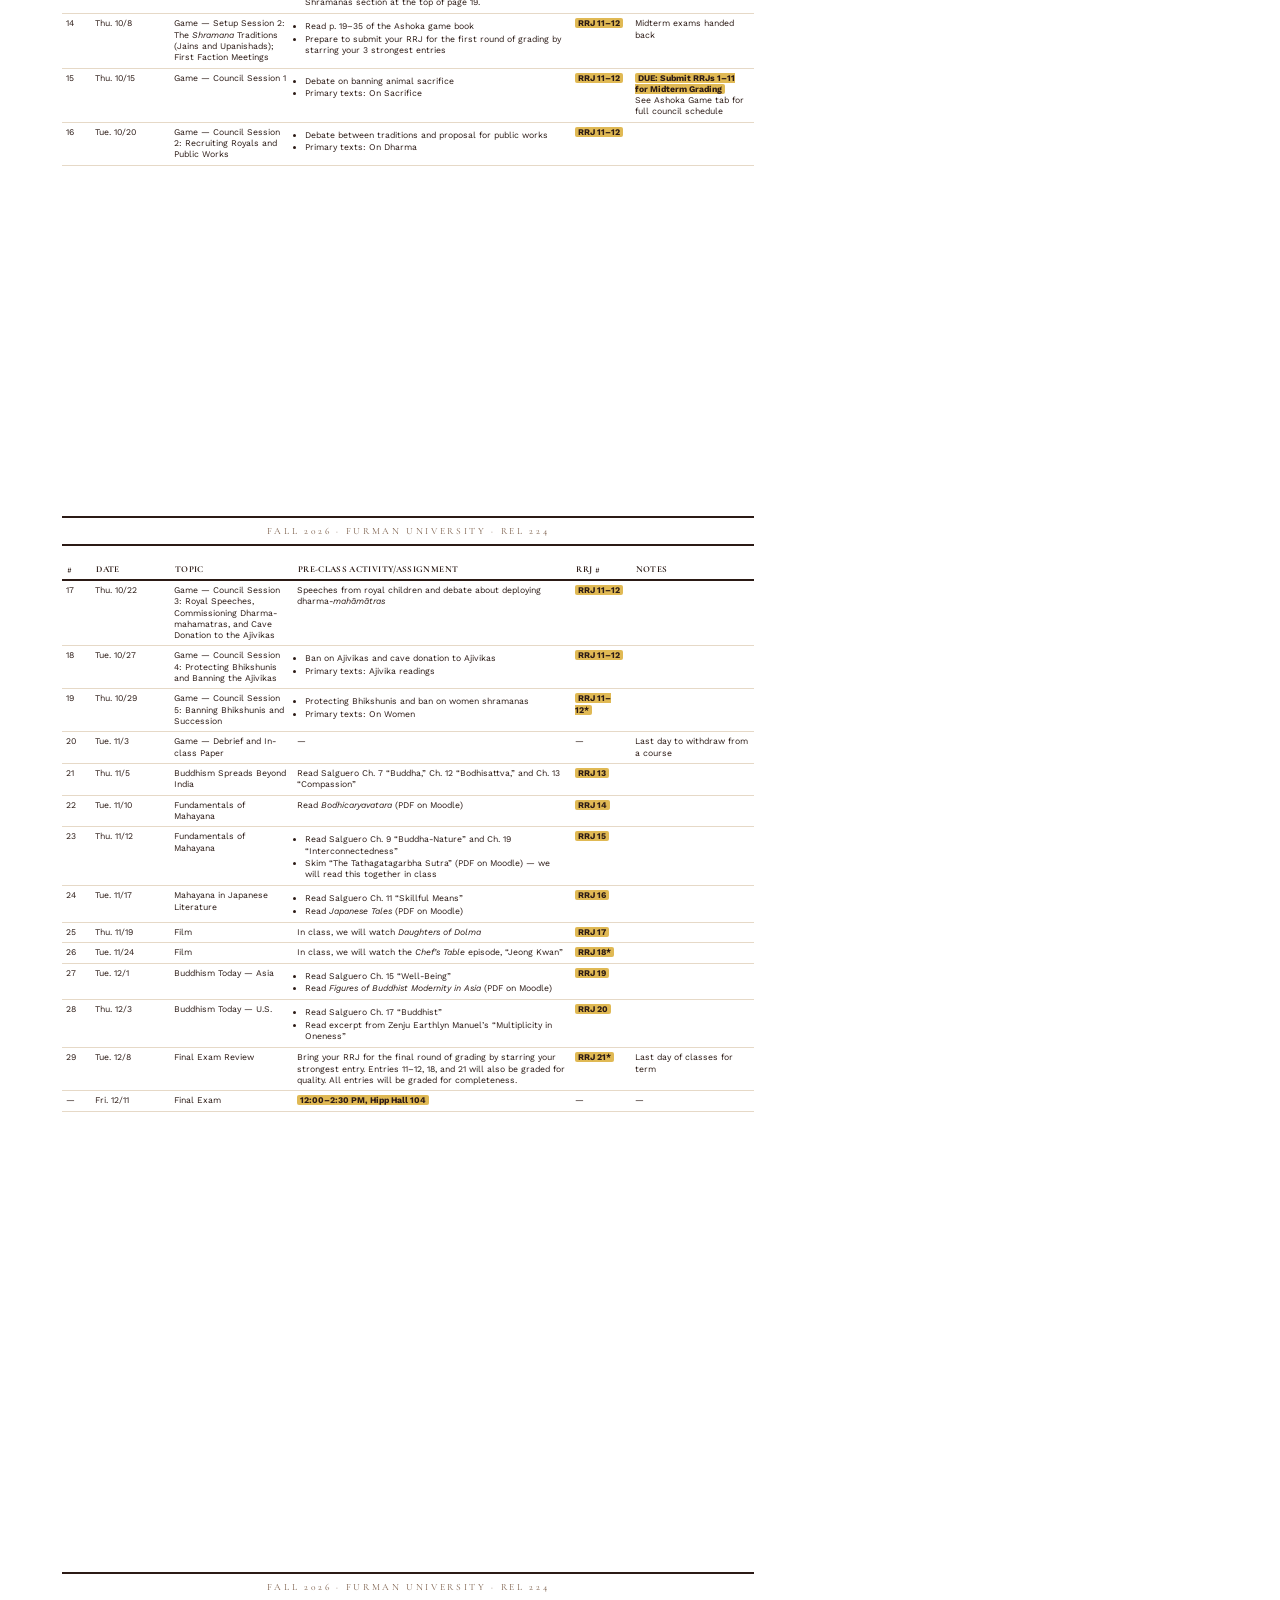
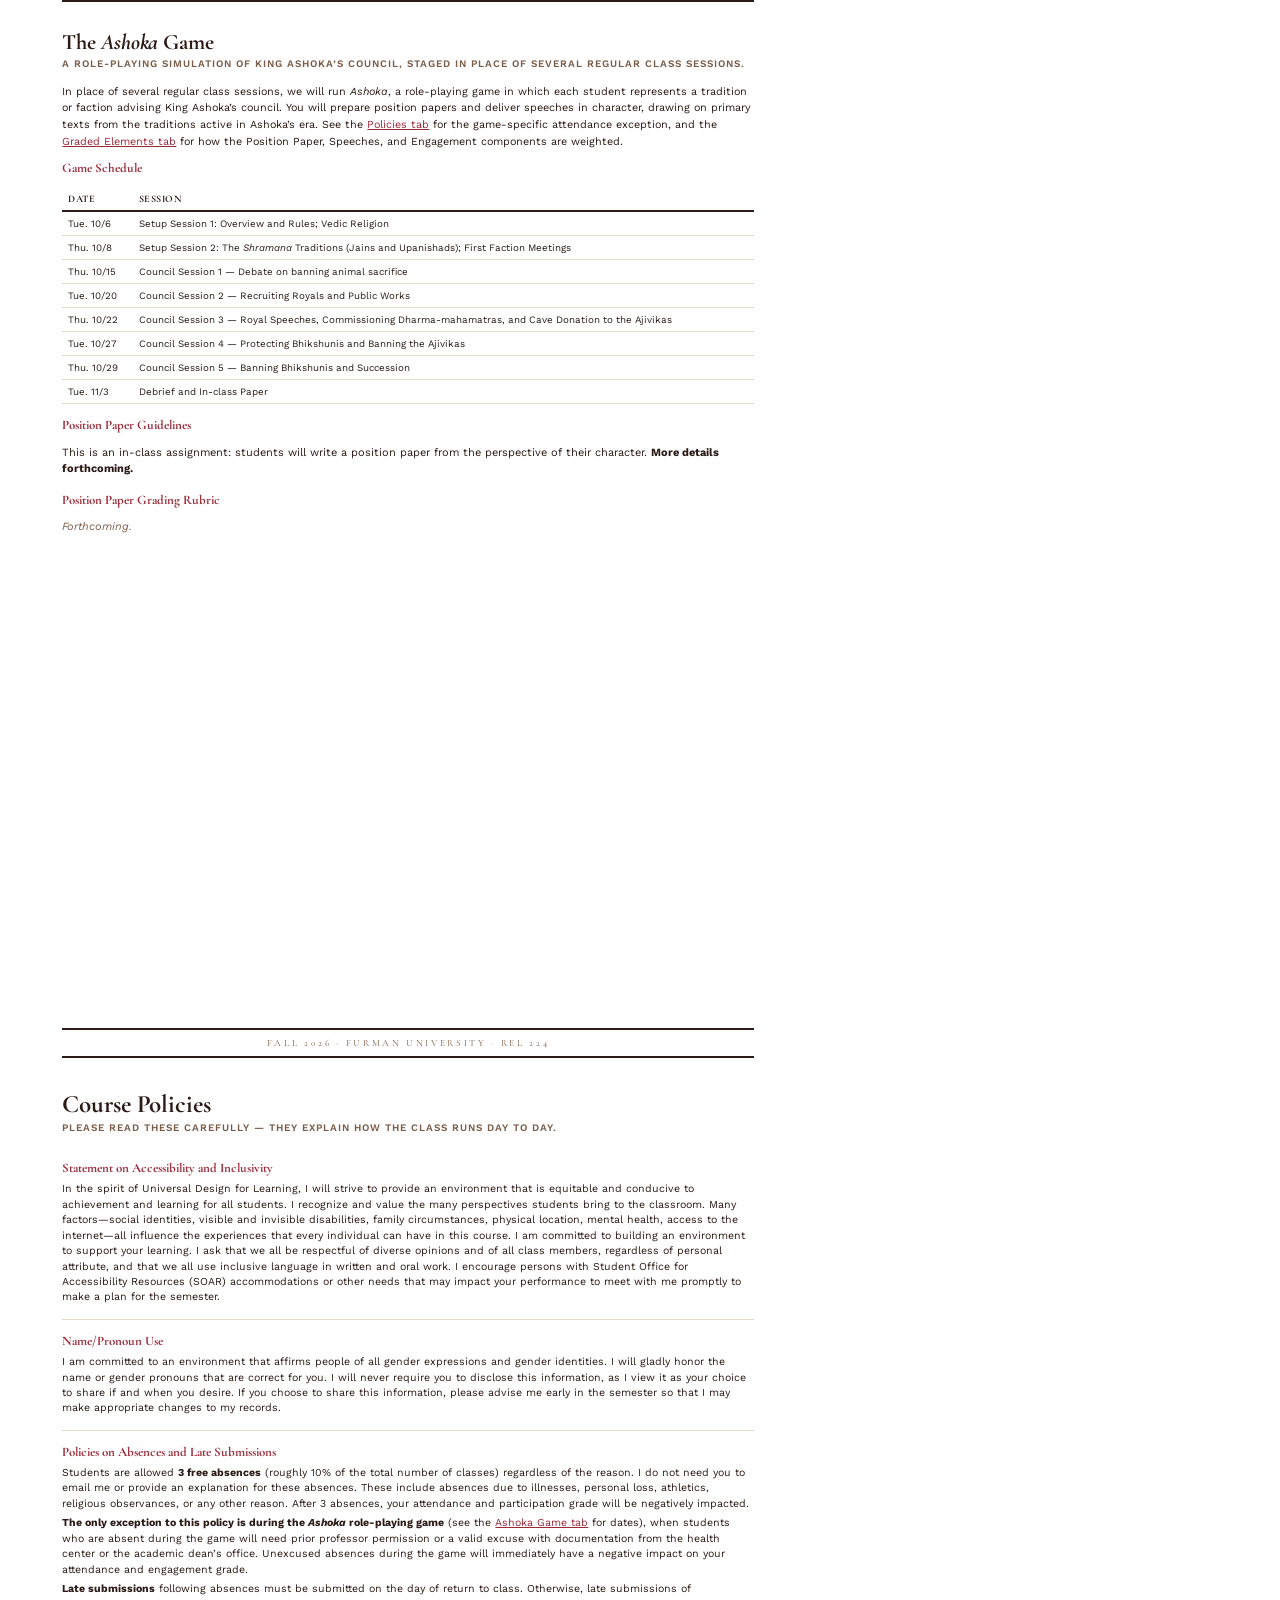
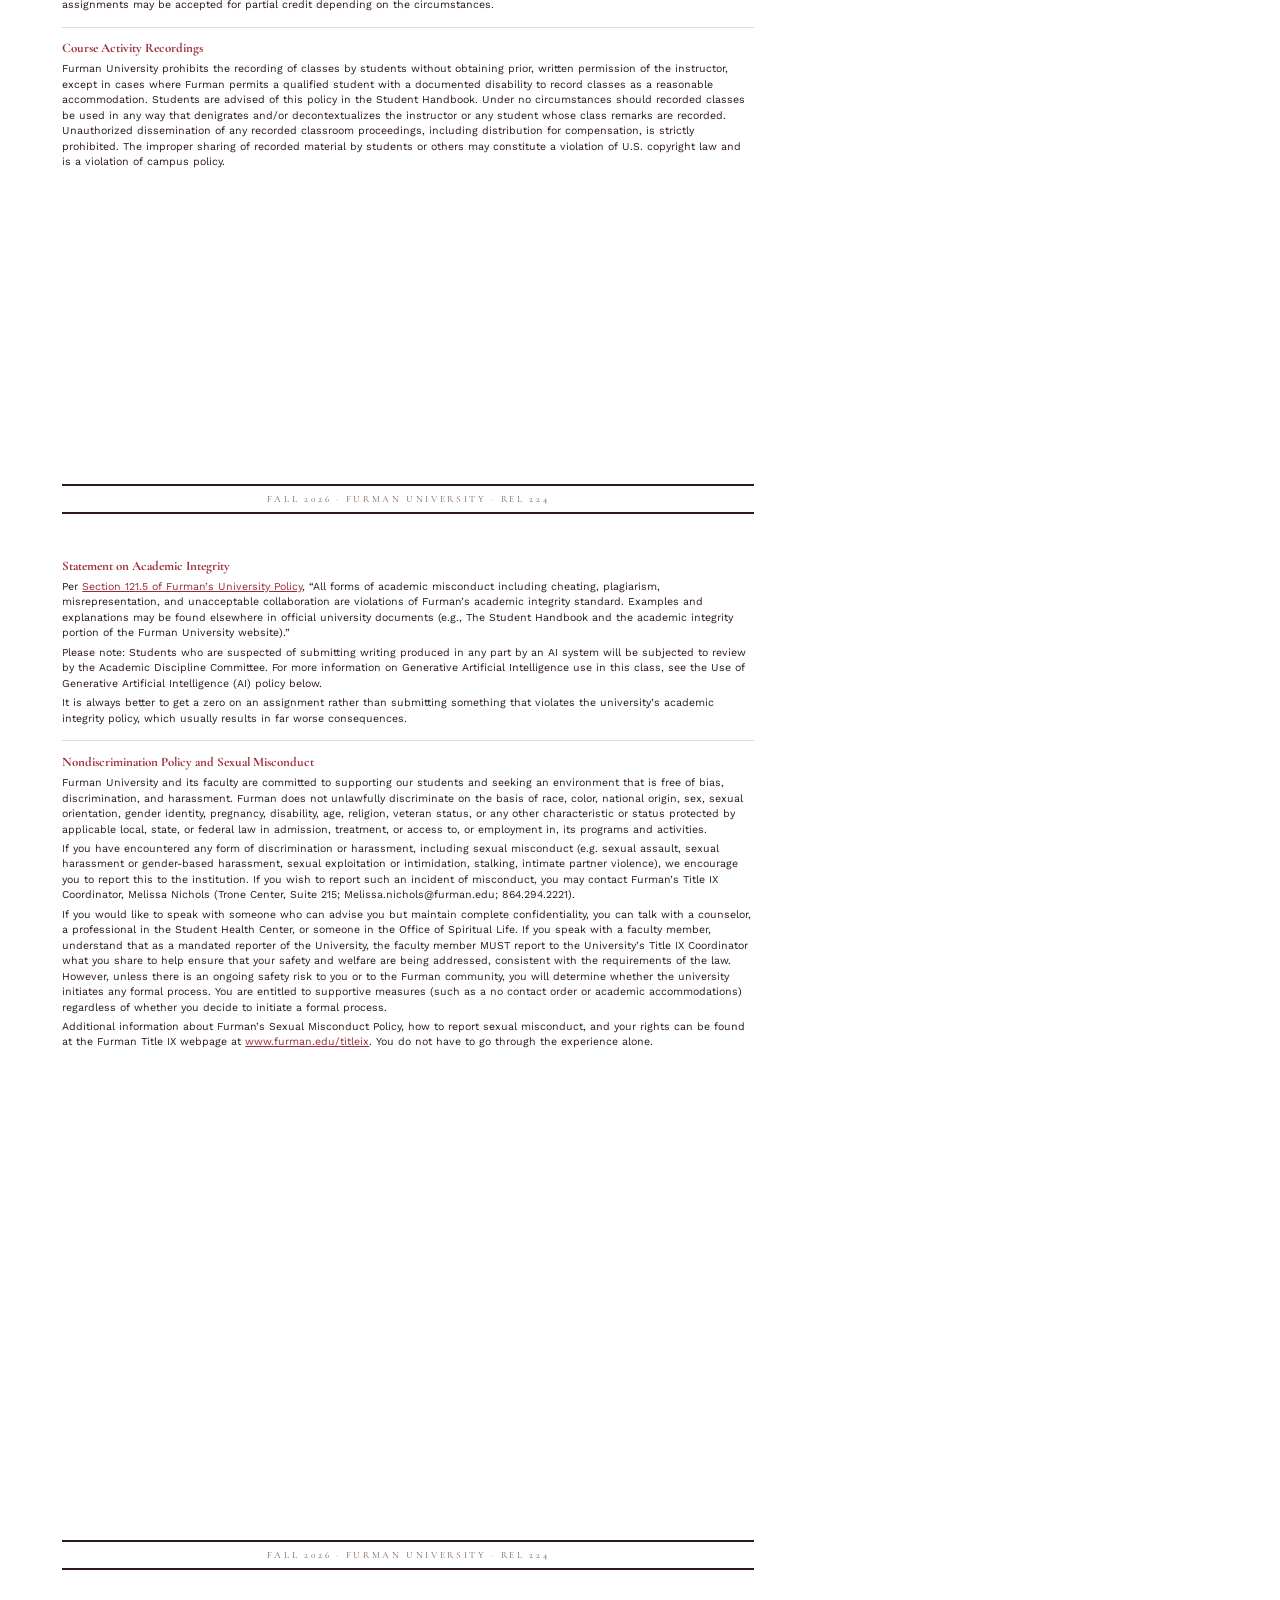
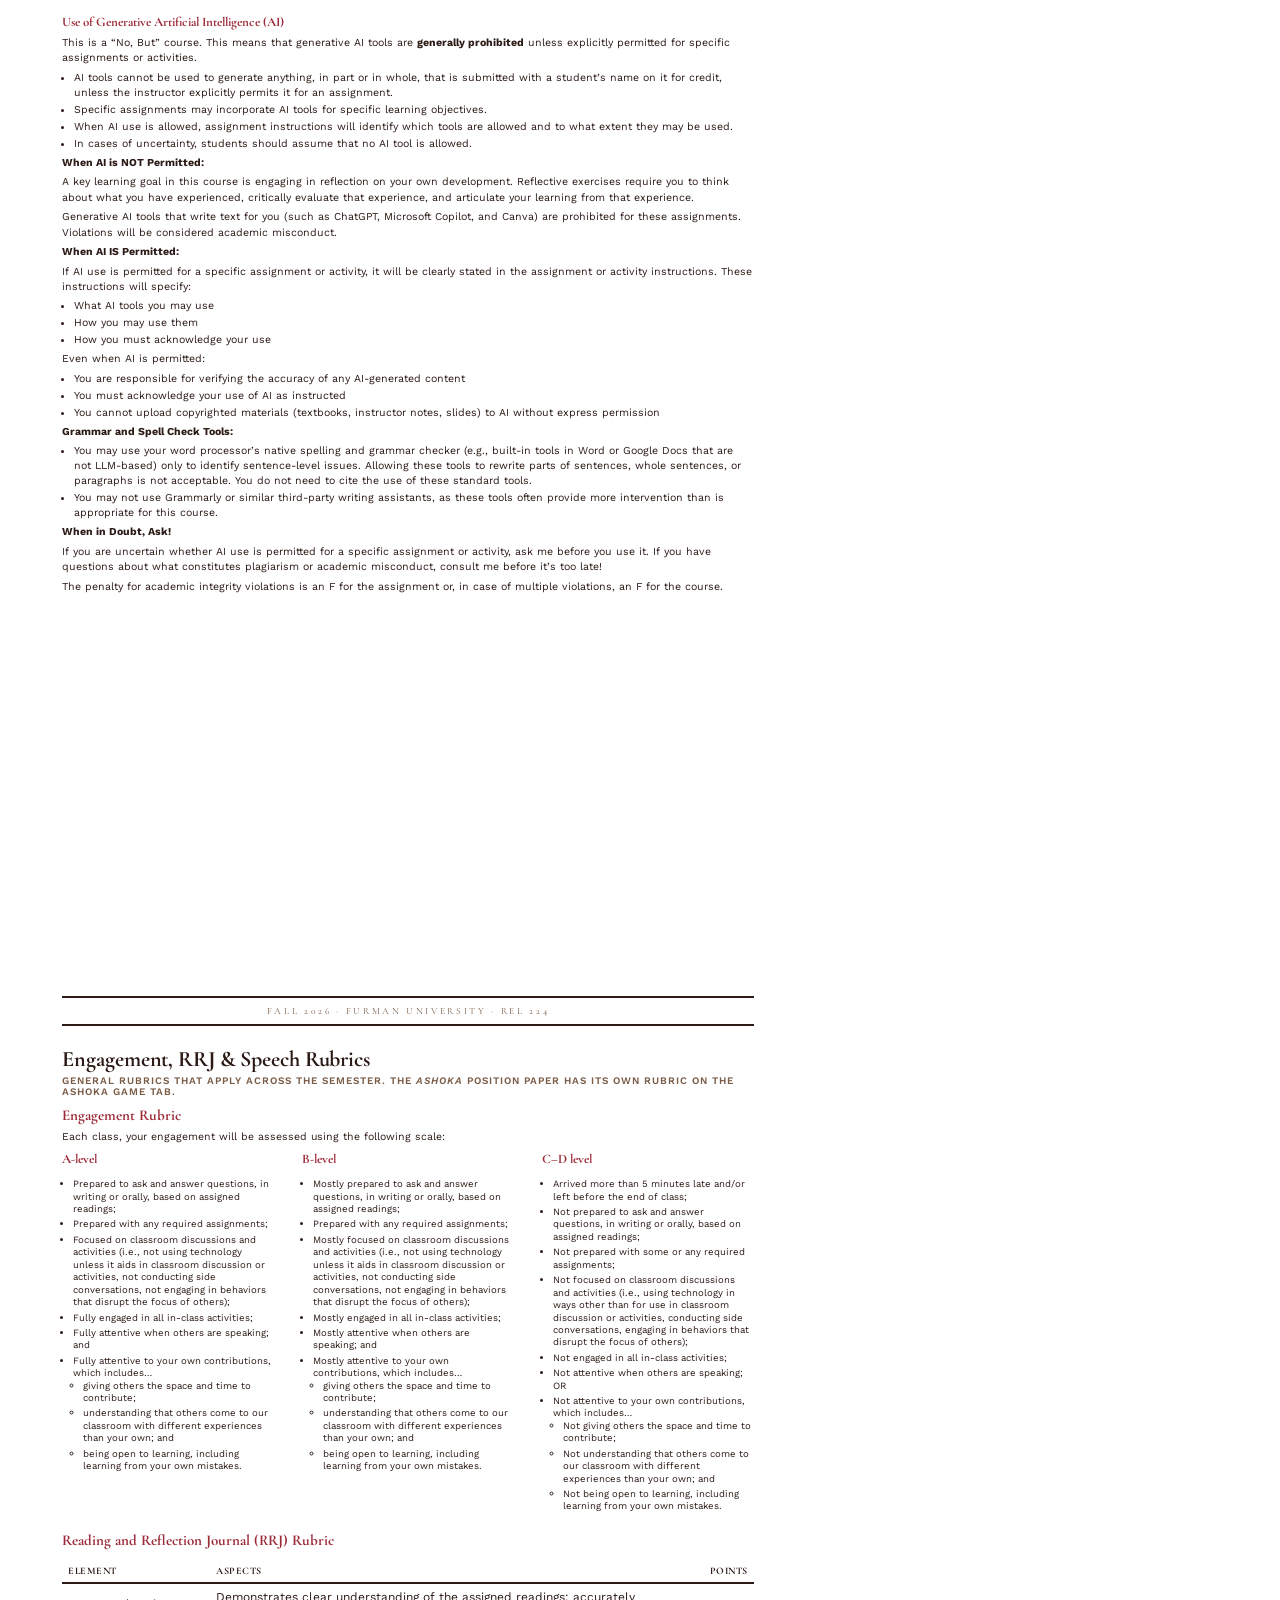
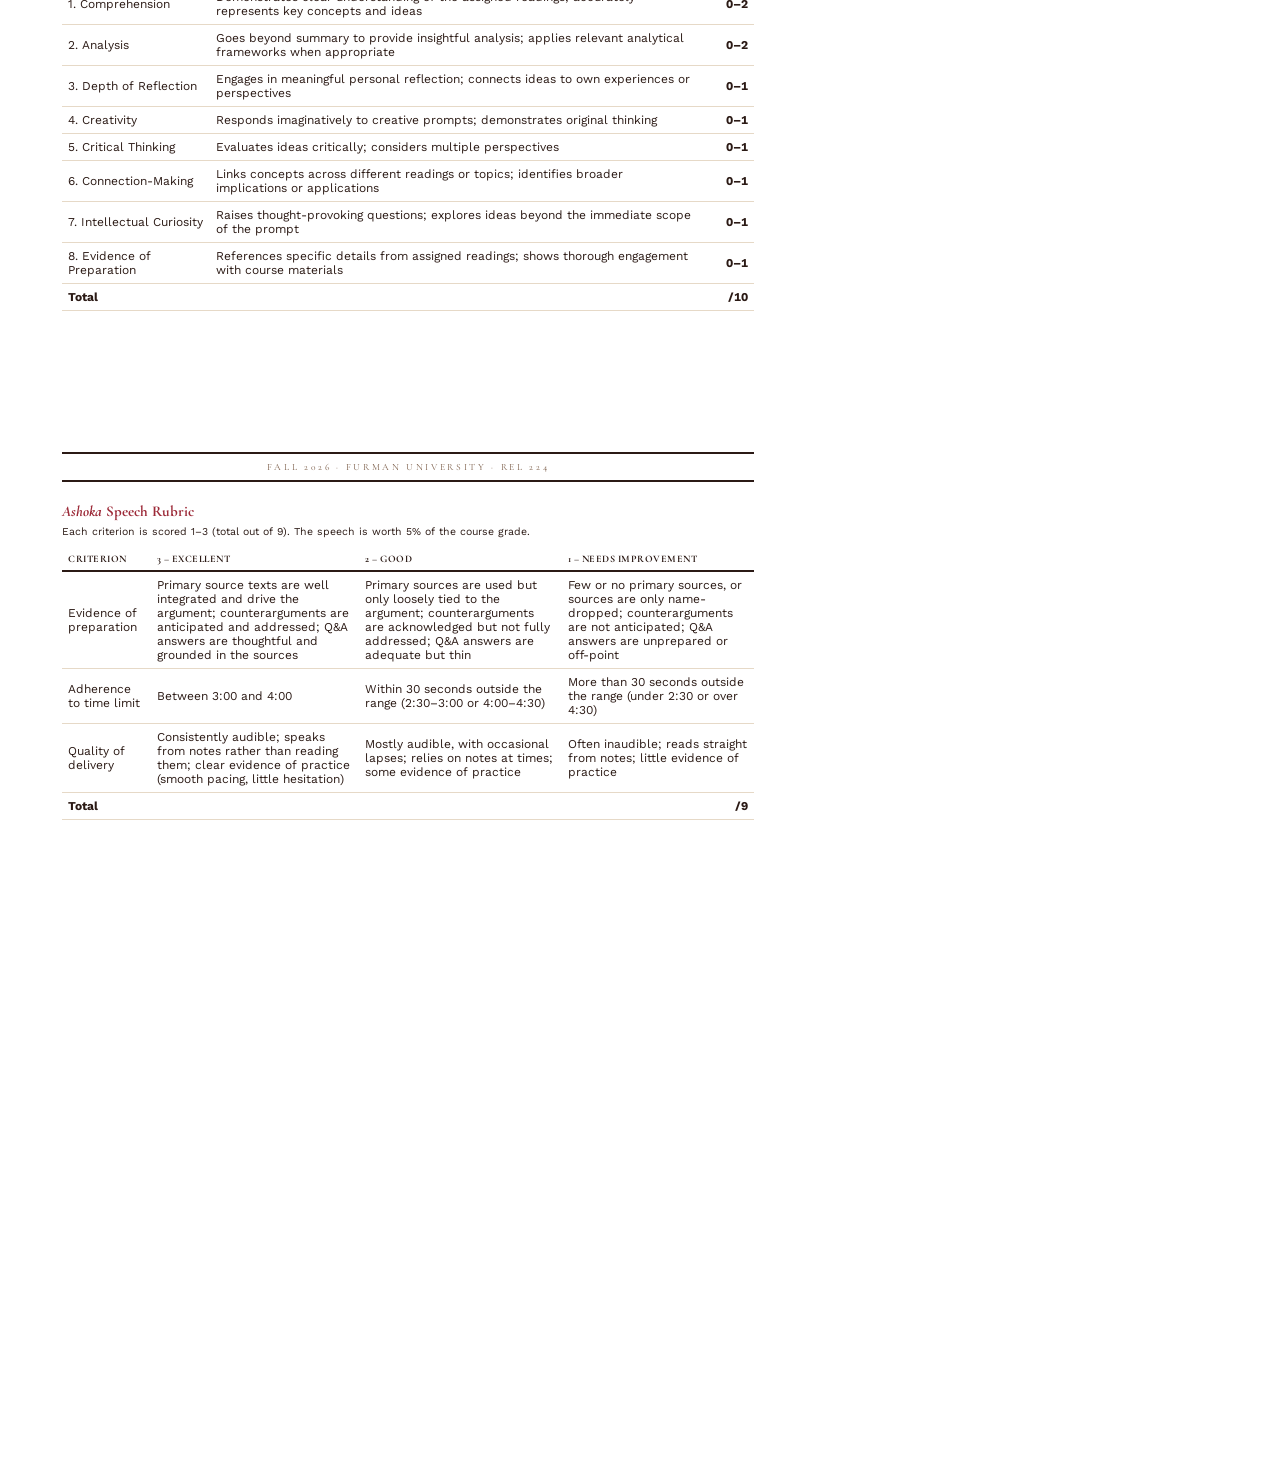
<file: print-pdf/rel224-syllabus.html>
<!doctype html>
<html><head><meta charset="utf-8">
<title>REL 224 Syllabus</title>
<link rel="preconnect" href="https://fonts.googleapis.com">
<link rel="preconnect" href="https://fonts.gstatic.com" crossorigin>
<link href="https://fonts.googleapis.com/css2?family=Cormorant+Garamond:wght@500;600;700&family=Work+Sans:wght@400;500;600;700&display=swap" rel="stylesheet">
<link rel="stylesheet" href="print-system.css">
<style>
:root {
  --paper: #ffffff;
  --ink: #2b1a15;
  --ink-soft: #7a5c47;
  --dark: #2b1a15;
  --on-dark: #f3e9d8;
  --on-dark-soft: #d9c4a8;
  --accent-a: #d9822b;
  --accent-strong: #9c2a38;
  --accent-b: #9c742f;
  --line: #e6d9c7;
  --callout-bg: #faf1e2;
  --photo-bg: #fbf5ea;
  --accent-mark: #e0b954;
  --font-display: "Cormorant Garamond", serif;
  --font-body: "Work Sans", sans-serif;
}
body { background: #ffffff; }
mark { background: var(--accent-mark); color: var(--ink) !important; padding: 0 3px; border-radius: 2px; font-weight: 700; }
a { color: var(--accent-strong); }
table.sched { font-size: 8.7px; }
table.sched td { padding: 4px 4px; line-height: 1.3; }
table.sched td ul { padding-left: 0.95em; }
.mandala-mark { color: var(--accent-a); }
</style>
</head><body>

<div class="page">
  <div class="cover-hero">
    <div class="cover-eyebrow">Fall 2026 &middot; Furman University</div>
    <h1 class="cover-title" style="font-size:54px;">INTRODUCTION TO<br>BUDDHISM</h1>
    <p class="cover-subtitle">Origins, transformations, and the study of Buddhism across Asia and the globe &mdash; REL 224</p>
  </div>
  <div class="pad" style="margin-top:0.34in;">
    
<svg class="mandala-mark" viewBox="0 0 200 200" xmlns="http://www.w3.org/2000/svg" fill="none" stroke="currentColor" stroke-width="1.1" style="width:2.6in; height:2.6in; margin:0 auto; display:block;">
  <circle cx="100" cy="100" r="88"/>
  <circle cx="100" cy="100" r="80"/>
  <g>
    <path d="M90.30 38.76 Q100.00 22.00 109.70 38.76"/>
    <path d="M114.47 39.71 Q129.85 27.94 132.39 47.14"/>
    <path d="M136.44 49.84 Q155.15 44.85 150.16 63.56"/>
    <path d="M152.86 67.61 Q172.06 70.15 160.29 85.53"/>
    <path d="M161.24 90.30 Q178.00 100.00 161.24 109.70"/>
    <path d="M160.29 114.47 Q172.06 129.85 152.86 132.39"/>
    <path d="M150.16 136.44 Q155.15 155.15 136.44 150.16"/>
    <path d="M132.39 152.86 Q129.85 172.06 114.47 160.29"/>
    <path d="M109.70 161.24 Q100.00 178.00 90.30 161.24"/>
    <path d="M85.53 160.29 Q70.15 172.06 67.61 152.86"/>
    <path d="M63.56 150.16 Q44.85 155.15 49.84 136.44"/>
    <path d="M47.14 132.39 Q27.94 129.85 39.71 114.47"/>
    <path d="M38.76 109.70 Q22.00 100.00 38.76 90.30"/>
    <path d="M39.71 85.53 Q27.94 70.15 47.14 67.61"/>
    <path d="M49.84 63.56 Q44.85 44.85 63.56 49.84"/>
    <path d="M67.61 47.14 Q70.15 27.94 85.53 39.71"/>
  </g>
  <rect x="52" y="52" width="96" height="96"/>
  <g id="rel224-gate">
    <rect x="94" y="30" width="12" height="22"/>
    <rect x="88" y="30" width="24" height="8"/>
  </g>
  <use href="#rel224-gate" transform="rotate(90 100 100)"/>
  <use href="#rel224-gate" transform="rotate(180 100 100)"/>
  <use href="#rel224-gate" transform="rotate(270 100 100)"/>
  <circle cx="100" cy="100" r="44"/>
  <circle cx="100" cy="100" r="30"/>
  <circle cx="100" cy="100" r="16"/>
  <circle cx="100" cy="100" r="2.5" fill="currentColor"/>
</svg>

    <div class="cols2" style="margin-top:0.32in;">
      <div class="side-head" style="grid-template-columns:1.1in 3px 1fr;">
        <div class="label" style="font-size:15px;">Course<br>Info</div>
        <div class="rule"></div>
        <div class="body prose">
          <p><strong>Meets:</strong> Tue / Thu, 1:00&ndash;2:15 PM &middot; Hipp Hall 104</p>
          <p><strong>Instructor:</strong> Dr. Tori Montrose<br>victoria.montrose@furman.edu</p>
          <p><strong>Office:</strong> Furman Hall 206J &middot; Office hours <a href="https://outlook.office.com/book/DrToriMontrosesBookingPage@bookings.furman.edu/">by appointment</a></p>
        </div>
      </div>
      <div class="prose">
        <p style="font-size:10.8px;"><strong>Response Time:</strong> I try to respond to emails within 48 hours, Monday&ndash;Friday. If a matter is urgent or I haven&rsquo;t responded within 2 business days, please don&rsquo;t hesitate to send a follow-up email or book an appointment using the link in the Office Hours box.</p>
      </div>
    </div>
  </div>
</div>


<div class="page">
  <div class="runhead">Fall 2026 &middot; Furman University &middot; REL 224</div>
  <div class="pad" style="margin-top:0.3in;">
    <div class="sec-title">Course Description &amp; Learning Outcomes</div>
    <div class="prose">
      <p>This course serves as an introduction to the diversity of Buddhist traditions. Engaging with primary texts and secondary scholarship, we will study the origins of Buddhism and trace its development across Asia and the globe. We use an interdisciplinary lens to cover major themes in the history, thought, and practice of Buddhism. This course also examines and critiques the complicated colonial and orientalist history of Buddhism as an object of study.</p>
    </div>

    <h4 class="block-title" style="margin-top:0.2in;">Course Texts</h4>
    <ul class="prose" style="font-size:11.5px; line-height:1.5;">
      <li>C. Pierce Salguero. <a href="https://www.penguinrandomhouse.com/books/691081/buddhish-by-c-pierce-salguero/"><em>Buddhish: A Guide to the 20 Most Important Buddhist Ideas for the Curious and Skeptical</em></a>. Beacon Press, 2022.</li>
      <li>J. Noel Hubler. <a href="https://uncpress.org/9781469695471/ashoka/"><em>Ashoka: Becoming the Dharma King</em></a>. University of North Carolina Press (Reacting to the Past), 2026.</li>
    </ul>
    <p class="prose" style="font-size:11.5px;"><strong>All other readings will be posted to Moodle.</strong></p>

    <h4 class="block-title" style="margin-top:0.2in;">Learning Outcomes</h4>
    <div class="cols2">
      <div class="prose">
        <ul>
          <li>We will explain foundational aspects of Buddhism and discuss the diversity of Buddhist communities, expressions, and traditions.</li>
          <li>We will engage in critical self-reflection on our understanding and perception of Buddhism and Buddhist cultures and identify changes to that understanding over time.</li>
          <li>We will deconstruct and evaluate the historical development, predominant assumptions, and popular methods in the field of Buddhist Studies.</li>
        </ul>
      </div>
      <div class="prose">
        <ul>
          <li>We will be able to analyze, summarize, and relate Buddhist works and ideas.</li>
          <li>We will grow in our capacity to empathize with others by developing the ability to visit/inhabit their worldviews.</li>
        </ul>
      </div>
    </div>
  </div>
</div>


<div class="page">
  <div class="runhead">Fall 2026 &middot; Furman University &middot; REL 224</div>
  <div class="pad" style="margin-top:0.3in;">
    <div class="sec-title" id="graded">Graded Elements</div>
    <div class="sec-kicker">How your final grade is calculated, and what each element involves.</div>
    <table class="weights">
      <thead><tr><th>Component</th><th class="num">Weight</th></tr></thead>
      <tbody>
        <tr><td>Attendance and Engagement</td><td class="num">20%</td></tr>
        <tr><td>Reading and Reflection Journal (RRJ)</td><td class="num">25%</td></tr>
        <tr><td>Exams (2, 12.5% each)</td><td class="num">25%</td></tr>
        <tr><td><em>Ashoka</em> Speeches (&times;2)</td><td class="num">10%</td></tr>
        <tr><td><em>Ashoka</em> Engagement</td><td class="num">5%</td></tr>
        <tr><td><em>Ashoka</em> Position Paper</td><td class="num">15%</td></tr>
      </tbody>
    </table>
    <h4 class="block-title" style="margin-top:0.15in;">Element Descriptions</h4>
    <div class="item"><h4>Attendance and Engagement &mdash; 20%</h4><div class="prose"><p>Every version of this course is unique to the combination of students that comprise it. Your presence is an essential part of the learning experience for yourself and all of us in the room with you. This course requires you to come prepared to share your questions, struggles, and ideas surrounding the readings and content we cover. Each student is expected to actively participate in all activities and discussions. There are several ways to demonstrate engagement including small group discussions, taking notes, large group discussions, polls. See <a href="#rubrics">Engagement Rubric</a>.</p></div></div>
    <div class="item"><h4>Reading and Reflection Journal (RRJ) &mdash; 25%</h4><div class="prose"><p>A mix of in-class and at-home short written responses to a prompt about the readings. They will frame your thinking about the readings and help prepare you for in-class discussion or reflect on your learning. Unless you have an accommodation, these journals will be handwritten. There will be 21 entries in total. Journals will be collected every few weeks to check for completion. <strong>To be considered complete, each entry must be a minimum of 6 sentences long and must address the prompt.</strong> RRJs missed due to absence can be made up upon return to class.</p><p><strong>Midterm submission (10%)</strong> &mdash; <mark>due Thu. 10/15: submit RRJs 1&ndash;11</mark>:</p><ul><li>5% is graded for <strong>completion</strong>: RRJ #1 is mandatory but you can skip 1 other RRJ of your choice without penalty.</li><li>5% is graded for <strong>quality</strong> &mdash; select your 3 strongest entries from RRJ #1&ndash;11. See the <a href="#rrj-rubric">RRJ grading rubric</a> to help you determine your 3 strongest entries.</li></ul><p><strong>Final submission (15%):</strong></p><ul><li>5% is graded for <strong>completion</strong>: RRJs #12, 18, 21 are mandatory but you can skip 1 other RRJ of your choice without penalty.</li><li>10% is graded for <strong>quality</strong> &mdash; RRJs #12, 18, 21 will be graded, then select your other strongest entry from the remaining RRJs. See the <a href="#rrj-rubric">RRJ grading rubric</a>.</li></ul></div></div>
  </div>
</div>


<div class="page">
  <div class="runhead">Fall 2026 &middot; Furman University &middot; REL 224</div>
  <div class="pad" style="margin-top:0.32in;">
    <div class="item"><h4>Exams &mdash; 25%</h4><div class="prose"><p>There will be 2 exams in this class (each worth 12.5%): a midterm (see the <a href="#schedule">Weekly Schedule</a>) and a final exam on <mark>Friday, December 11, 12:00&ndash;2:30 PM in Hipp Hall 104</mark>. They will be cumulative, but with a greater emphasis on the material taught since the midterm. Since we will be learning a lot of new terms in multiple global languages, a single 3x5-inch handwritten note card may be used during each exam. Exams will be a combination of multiple choice, short answer, and textual/image analysis.</p></div></div>
    <div class="item"><h4><em>Ashoka</em> Speeches (&times;2) &mdash; 10%</h4><div class="prose"><p>Speeches should be no shorter than 3 minutes and no longer than 4 minutes. After each speech, the speaker must remain at the podium until they have answered all the questions from the general and inner council (a minimum of 1 question must be answered before sitting down). Because questions can come from both your allies and your rivals, you will be best prepared to answer questions at the podium if you have done some research into the counter arguments for your position. See the <a href="#speech-rubric"><em>Ashoka</em> Speech Rubric</a>.</p></div></div>
    <div class="item"><h4><em>Ashoka</em> Engagement &mdash; 5%</h4><div class="prose"><p>This is a separate engagement grade from your overall course engagement grade. It captures all the ways you might engage with this game, including (but not limited to): consistently demonstrating preparation for each council session (not only the ones in which you are giving a speech); active coordination, collaboration, and communication with your faction (or across factions if the need arises); asking questions and/or commenting on others&rsquo; speeches; actions within the game that are consistent with your assigned role (liberally interpreted); and taking notes during sessions while avoiding non-game-related distractions.</p></div></div>
    <div class="item"><h4><em>Ashoka</em> Position Paper &mdash; 15%</h4><div class="prose"><p>This is an in-class assignment: students will write a position paper from the perspective of their character. See the <a href="#ashoka">Ashoka Game tab</a> for more information. <strong>More details forthcoming.</strong></p></div></div>
  </div>
</div>


<div class="page">
  <div class="title-bar" id="schedule">CLASS SCHEDULE</div>
  <div class="pad" style="margin-top:0.14in;"><table class="sched"><thead><tr><th style="width:0.3in">#</th><th style="width:0.82in">Date</th><th style="width:1.28in">Topic</th><th>Pre-class Activity/Assignment</th><th style="width:0.62in">RRJ #</th><th style="width:1.28in">Notes</th></tr></thead><tbody><tr><td class="num-col">1</td><td class="date-col">Tue. 8/25</td><td>Welcome!</td><td>Fill out the Pre-semester survey (link posted on Moodle)</td><td><mark>RRJ 1*</mark></td><td>Classes begin</td></tr>
<tr><td class="num-col">2</td><td class="date-col">Thu. 8/27</td><td>Indian Cosmology</td><td>Read: <em>Agganna Sutta</em>, &ldquo;How Our World Began&mdash;Knowledge of Our Origins&rdquo; (PDF on Moodle) &mdash; focus on the origin story</td><td><mark>RRJ 2</mark></td><td>Last day to add/drop without approval (5pm)</td></tr>
<tr><td class="num-col">3</td><td class="date-col">Tue. 9/1</td><td>Karma and Rebirth and The Buddha&rsquo;s Past Lives</td><td><ul><li>Read Salguero &ldquo;Chapter 4: Karma&rdquo;</li><li>Read &ldquo;The Story of Prince Vessantara&rdquo; (PDF on Moodle)</li></ul></td><td><mark>RRJ 3</mark></td><td></td></tr>
<tr><td class="num-col">4</td><td class="date-col">Thu. 9/3</td><td>Film</td><td><ul><li>In class we will watch excerpts from the PBS Doc, <em>The Buddha</em></li><li>Read Salguero Ch. 1 &ldquo;Awakening&rdquo;</li></ul></td><td><mark>RRJ 4</mark></td><td></td></tr>
<tr><td class="num-col">5</td><td class="date-col">Tue. 9/8</td><td>The Buddha&rsquo;s Birth and Early Life</td><td>Read Lopez, &ldquo;Account of the Beginning,&rdquo; p. 1&ndash;10 (PDF on Moodle)</td><td><mark>RRJ 5</mark></td><td>Last day to add/drop with approval (5pm)</td></tr>
<tr><td class="num-col">6</td><td class="date-col">Thu. 9/10</td><td>The Buddha&rsquo;s Liberation</td><td>Read Lopez, &ldquo;Account of the Beginning,&rdquo; p. 10&ndash;16 (PDF on Moodle)</td><td><mark>RRJ 6</mark></td><td></td></tr>
<tr><td class="num-col">7</td><td class="date-col">Tue. 9/15</td><td>The Buddha&rsquo;s Core Teachings I</td><td>Read Salguero Chapters 2 and 3 and short selection of primary sources (PDF on Moodle)</td><td>&mdash;</td><td></td></tr>
<tr><td class="num-col">8</td><td class="date-col">Thu. 9/17</td><td>Core Teachings II</td><td>Read Salguero Chapter 6 and Chapter 10</td><td><mark>RRJ 7</mark></td><td></td></tr>
<tr><td class="num-col">9</td><td class="date-col">Tue. 9/22</td><td>The Buddha&rsquo;s Teaching Career</td><td>Read Strong, &ldquo;Teachings and Community&rdquo; from <em>Buddha: A Very Short Biography</em> (PDF on Moodle), up to page 91</td><td><mark>RRJ 8</mark></td><td></td></tr>
<tr><td class="num-col">10</td><td class="date-col">Thu. 9/24</td><td>The First Buddhist Women</td><td><ul><li>Read Strong, &ldquo;Teachings and Community&rdquo; (PDF on Moodle), p. 91&ndash;99</li><li>Read Lopez, &ldquo;Nuns Achieve Nirvana&rdquo;</li></ul></td><td><mark>RRJ 9</mark></td><td><mark>Midterm guidelines distributed</mark></td></tr>
<tr><td class="num-col">11</td><td class="date-col">Tue. 9/29</td><td>The Buddha&rsquo;s Death</td><td>Read &ldquo;Buddha&rsquo;s Parinirvana&rdquo; (PDF on Moodle)</td><td><mark>RRJ 10</mark></td><td></td></tr>
<tr><td class="num-col">12</td><td class="date-col">Thu. 10/1</td><td>Midterm</td><td><mark>Midterm exam</mark></td><td>&mdash;</td><td></td></tr>
<tr><td class="num-col">13</td><td class="date-col">Tue. 10/6</td><td>Game &mdash; Setup Session 1: Overview and Rules; Vedic Religion</td><td><ul><li>Fill out Pre-game survey (link posted on Moodle)</li><li>Read p. 1&ndash;19 of the Ashoka game book prior to class tomorrow. You can stop at the end of the Brahmin Shramanas section at the top of page 19.</li></ul></td><td><mark>RRJ 11&ndash;12</mark></td><td></td></tr>
<tr><td class="num-col">14</td><td class="date-col">Thu. 10/8</td><td>Game &mdash; Setup Session 2: The <em>Shramana</em> Traditions (Jains and Upanishads); First Faction Meetings</td><td><ul><li>Read p. 19&ndash;35 of the Ashoka game book</li><li>Prepare to submit your RRJ for the first round of grading by starring your 3 strongest entries</li></ul></td><td><mark>RRJ 11&ndash;12</mark></td><td>Midterm exams handed back</td></tr>
<tr><td class="num-col">15</td><td class="date-col">Thu. 10/15</td><td>Game &mdash; Council Session 1</td><td><ul><li>Debate on banning animal sacrifice</li><li>Primary texts: On Sacrifice</li></ul></td><td><mark>RRJ 11&ndash;12</mark></td><td><mark>DUE: Submit RRJs 1&ndash;11 for Midterm Grading</mark><br>See Ashoka Game tab for full council schedule</td></tr>
<tr><td class="num-col">16</td><td class="date-col">Tue. 10/20</td><td>Game &mdash; Council Session 2: Recruiting Royals and Public Works</td><td><ul><li>Debate between traditions and proposal for public works</li><li>Primary texts: On Dharma</li></ul></td><td><mark>RRJ 11&ndash;12</mark></td><td></td></tr></tbody></table></div>
</div>


<div class="page">
  <div class="runhead">Fall 2026 &middot; Furman University &middot; REL 224</div>
  <div class="pad" style="margin-top:0.14in;"><table class="sched"><thead><tr><th style="width:0.3in">#</th><th style="width:0.82in">Date</th><th style="width:1.28in">Topic</th><th>Pre-class Activity/Assignment</th><th style="width:0.62in">RRJ #</th><th style="width:1.28in">Notes</th></tr></thead><tbody><tr><td class="num-col">17</td><td class="date-col">Thu. 10/22</td><td>Game &mdash; Council Session 3: Royal Speeches, Commissioning Dharma-mahamatras, and Cave Donation to the Ajivikas</td><td>Speeches from royal children and debate about deploying dharma-<em>mah&#257;m&#257;tras</em></td><td><mark>RRJ 11&ndash;12</mark></td><td></td></tr>
<tr><td class="num-col">18</td><td class="date-col">Tue. 10/27</td><td>Game &mdash; Council Session 4: Protecting Bhikshunis and Banning the Ajivikas</td><td><ul><li>Ban on Ajivikas and cave donation to Ajivikas</li><li>Primary texts: Ajivika readings</li></ul></td><td><mark>RRJ 11&ndash;12</mark></td><td></td></tr>
<tr><td class="num-col">19</td><td class="date-col">Thu. 10/29</td><td>Game &mdash; Council Session 5: Banning Bhikshunis and Succession</td><td><ul><li>Protecting Bhikshunis and ban on women shramanas</li><li>Primary texts: On Women</li></ul></td><td><mark>RRJ 11&ndash;12*</mark></td><td></td></tr>
<tr><td class="num-col">20</td><td class="date-col">Tue. 11/3</td><td>Game &mdash; Debrief and In-class Paper</td><td>&mdash;</td><td>&mdash;</td><td>Last day to withdraw from a course</td></tr>
<tr><td class="num-col">21</td><td class="date-col">Thu. 11/5</td><td>Buddhism Spreads Beyond India</td><td>Read Salguero Ch. 7 &ldquo;Buddha,&rdquo; Ch. 12 &ldquo;Bodhisattva,&rdquo; and Ch. 13 &ldquo;Compassion&rdquo;</td><td><mark>RRJ 13</mark></td><td></td></tr>
<tr><td class="num-col">22</td><td class="date-col">Tue. 11/10</td><td>Fundamentals of Mahayana</td><td>Read <em>Bodhicaryavatara</em> (PDF on Moodle)</td><td><mark>RRJ 14</mark></td><td></td></tr>
<tr><td class="num-col">23</td><td class="date-col">Thu. 11/12</td><td>Fundamentals of Mahayana</td><td><ul><li>Read Salguero Ch. 9 &ldquo;Buddha-Nature&rdquo; and Ch. 19 &ldquo;Interconnectedness&rdquo;</li><li>Skim &ldquo;The Tathagatagarbha Sutra&rdquo; (PDF on Moodle) &mdash; we will read this together in class</li></ul></td><td><mark>RRJ 15</mark></td><td></td></tr>
<tr><td class="num-col">24</td><td class="date-col">Tue. 11/17</td><td>Mahayana in Japanese Literature</td><td><ul><li>Read Salguero Ch. 11 &ldquo;Skillful Means&rdquo;</li><li>Read <em>Japanese Tales</em> (PDF on Moodle)</li></ul></td><td><mark>RRJ 16</mark></td><td></td></tr>
<tr><td class="num-col">25</td><td class="date-col">Thu. 11/19</td><td>Film</td><td>In class, we will watch <em>Daughters of Dolma</em></td><td><mark>RRJ 17</mark></td><td></td></tr>
<tr><td class="num-col">26</td><td class="date-col">Tue. 11/24</td><td>Film</td><td>In class, we will watch the <em>Chef&rsquo;s Table</em> episode, &ldquo;Jeong Kwan&rdquo;</td><td><mark>RRJ 18*</mark></td><td></td></tr>
<tr><td class="num-col">27</td><td class="date-col">Tue. 12/1</td><td>Buddhism Today &mdash; Asia</td><td><ul><li>Read Salguero Ch. 15 &ldquo;Well-Being&rdquo;</li><li>Read <em>Figures of Buddhist Modernity in Asia</em> (PDF on Moodle)</li></ul></td><td><mark>RRJ 19</mark></td><td></td></tr>
<tr><td class="num-col">28</td><td class="date-col">Thu. 12/3</td><td>Buddhism Today &mdash; U.S.</td><td><ul><li>Read Salguero Ch. 17 &ldquo;Buddhist&rdquo;</li><li>Read excerpt from Zenju Earthlyn Manuel&rsquo;s &ldquo;Multiplicity in Oneness&rdquo;</li></ul></td><td><mark>RRJ 20</mark></td><td></td></tr>
<tr><td class="num-col">29</td><td class="date-col">Tue. 12/8</td><td>Final Exam Review</td><td>Bring your RRJ for the final round of grading by starring your strongest entry. Entries 11&ndash;12, 18, and 21 will also be graded for quality. All entries will be graded for completeness.</td><td><mark>RRJ 21*</mark></td><td>Last day of classes for term</td></tr>
<tr><td class="num-col">&mdash;</td><td class="date-col">Fri. 12/11</td><td>Final Exam</td><td><mark>12:00&ndash;2:30 PM, Hipp Hall 104</mark></td><td>&mdash;</td><td>&mdash;</td></tr></tbody></table></div>
</div>


<div class="page">
  <div class="runhead">Fall 2026 &middot; Furman University &middot; REL 224</div>
  <div class="pad" style="margin-top:0.28in;">
    <div class="sec-title" id="ashoka" style="font-size:22px;">The <em>Ashoka</em> Game</div>
    <div class="sec-kicker">A role-playing simulation of King Ashoka&rsquo;s council, staged in place of several regular class sessions.</div>
    <div class="prose">
      <p style="font-size:10.8px;">In place of several regular class sessions, we will run <em>Ashoka</em>, a role-playing game in which each student represents a tradition or faction advising King Ashoka&rsquo;s council. You will prepare position papers and deliver speeches in character, drawing on primary texts from the traditions active in Ashoka&rsquo;s era. See the <a href="#policies">Policies tab</a> for the game-specific attendance exception, and the <a href="#graded">Graded Elements tab</a> for how the Position Paper, Speeches, and Engagement components are weighted.</p>
    </div>
    <h4 class="block-title" style="margin-top:0.1in; font-size:13px;">Game Schedule</h4>
    <table class="weights" style="font-size:9.8px; margin:0.05in 0 0.14in;">
      <thead><tr><th>Date</th><th>Session</th></tr></thead>
      <tbody>
        <tr><td>Tue. 10/6</td><td>Setup Session 1: Overview and Rules; Vedic Religion</td></tr>
<tr><td>Thu. 10/8</td><td>Setup Session 2: The <em>Shramana</em> Traditions (Jains and Upanishads); First Faction Meetings</td></tr>
<tr><td>Thu. 10/15</td><td>Council Session 1 &mdash; Debate on banning animal sacrifice</td></tr>
<tr><td>Tue. 10/20</td><td>Council Session 2 &mdash; Recruiting Royals and Public Works</td></tr>
<tr><td>Thu. 10/22</td><td>Council Session 3 &mdash; Royal Speeches, Commissioning Dharma-mahamatras, and Cave Donation to the Ajivikas</td></tr>
<tr><td>Tue. 10/27</td><td>Council Session 4 &mdash; Protecting Bhikshunis and Banning the Ajivikas</td></tr>
<tr><td>Thu. 10/29</td><td>Council Session 5 &mdash; Banning Bhikshunis and Succession</td></tr>
<tr><td>Tue. 11/3</td><td>Debrief and In-class Paper</td></tr>
      </tbody>
    </table>

    <h4 class="block-title" style="font-size:13px;">Position Paper Guidelines</h4>
    <div class="prose">
      <p style="font-size:11px; line-height:1.5;">This is an in-class assignment: students will write a position paper from the perspective of their character. <strong>More details forthcoming.</strong></p>
    </div>

    <h4 class="block-title" style="font-size:13px; margin-top:0.15in;">Position Paper Grading Rubric</h4>
    <p class="prose" style="font-size:11px; font-style:italic; color:var(--ink-soft);">Forthcoming.</p>
  </div>
</div>


<div class="page">
  <div class="runhead">Fall 2026 &middot; Furman University &middot; REL 224</div>
  <div class="pad" style="margin-top:0.32in;">
    <div class="sec-title" id="policies">Course Policies</div>
    <div class="sec-kicker">Please read these carefully &mdash; they explain how the class runs day to day.</div>
    <div class="item"><h4>Statement on Accessibility and Inclusivity</h4><div class="prose"><p>In the spirit of Universal Design for Learning, I will strive to provide an environment that is equitable and conducive to achievement and learning for all students. I recognize and value the many perspectives students bring to the classroom. Many factors&mdash;social identities, visible and invisible disabilities, family circumstances, physical location, mental health, access to the internet&mdash;all influence the experiences that every individual can have in this course. I am committed to building an environment to support your learning. I ask that we all be respectful of diverse opinions and of all class members, regardless of personal attribute, and that we all use inclusive language in written and oral work. I encourage persons with Student Office for Accessibility Resources (SOAR) accommodations or other needs that may impact your performance to meet with me promptly to make a plan for the semester.</p></div></div>
    <div class="item"><h4>Name/Pronoun Use</h4><div class="prose"><p>I am committed to an environment that affirms people of all gender expressions and gender identities. I will gladly honor the name or gender pronouns that are correct for you. I will never require you to disclose this information, as I view it as your choice to share if and when you desire. If you choose to share this information, please advise me early in the semester so that I may make appropriate changes to my records.</p></div></div>
    <div class="item"><h4>Policies on Absences and Late Submissions</h4><div class="prose"><p>Students are allowed <strong>3 free absences</strong> (roughly 10% of the total number of classes) regardless of the reason. I do not need you to email me or provide an explanation for these absences. These include absences due to illnesses, personal loss, athletics, religious observances, or any other reason. After 3 absences, your attendance and participation grade will be negatively impacted.</p><p><strong>The only exception to this policy is during the <em>Ashoka</em> role-playing game</strong> (see the <a href="#ashoka">Ashoka Game tab</a> for dates), when students who are absent during the game will need prior professor permission or a valid excuse with documentation from the health center or the academic dean&rsquo;s office. Unexcused absences during the game will immediately have a negative impact on your attendance and engagement grade.</p><p><strong>Late submissions</strong> following absences must be submitted on the day of return to class. Otherwise, late submissions of assignments may be accepted for partial credit depending on the circumstances.</p></div></div>
    <div class="item"><h4>Course Activity Recordings</h4><div class="prose"><p>Furman University prohibits the recording of classes by students without obtaining prior, written permission of the instructor, except in cases where Furman permits a qualified student with a documented disability to record classes as a reasonable accommodation. Students are advised of this policy in the Student Handbook. Under no circumstances should recorded classes be used in any way that denigrates and/or decontextualizes the instructor or any student whose class remarks are recorded. Unauthorized dissemination of any recorded classroom proceedings, including distribution for compensation, is strictly prohibited. The improper sharing of recorded material by students or others may constitute a violation of U.S. copyright law and is a violation of campus policy.</p></div></div>
  </div>
</div>


<div class="page">
  <div class="runhead">Fall 2026 &middot; Furman University &middot; REL 224</div>
  <div class="pad" style="margin-top:0.32in;">
    <div class="item"><h4>Statement on Academic Integrity</h4><div class="prose"><p>Per <a href="https://policies.furman.edu//view.php?policy=584">Section 121.5 of Furman&rsquo;s University Policy</a>, &ldquo;All forms of academic misconduct including cheating, plagiarism, misrepresentation, and unacceptable collaboration are violations of Furman&rsquo;s academic integrity standard. Examples and explanations may be found elsewhere in official university documents (e.g., The Student Handbook and the academic integrity portion of the Furman University website).&rdquo;</p><p>Please note: Students who are suspected of submitting writing produced in any part by an AI system will be subjected to review by the Academic Discipline Committee. For more information on Generative Artificial Intelligence use in this class, see the Use of Generative Artificial Intelligence (AI) policy below.</p><p>It is always better to get a zero on an assignment rather than submitting something that violates the university&rsquo;s academic integrity policy, which usually results in far worse consequences.</p></div></div>
    <div class="item"><h4>Nondiscrimination Policy and Sexual Misconduct</h4><div class="prose"><p>Furman University and its faculty are committed to supporting our students and seeking an environment that is free of bias, discrimination, and harassment. Furman does not unlawfully discriminate on the basis of race, color, national origin, sex, sexual orientation, gender identity, pregnancy, disability, age, religion, veteran status, or any other characteristic or status protected by applicable local, state, or federal law in admission, treatment, or access to, or employment in, its programs and activities.</p><p>If you have encountered any form of discrimination or harassment, including sexual misconduct (e.g. sexual assault, sexual harassment or gender-based harassment, sexual exploitation or intimidation, stalking, intimate partner violence), we encourage you to report this to the institution. If you wish to report such an incident of misconduct, you may contact Furman&rsquo;s Title IX Coordinator, Melissa Nichols (Trone Center, Suite 215; Melissa.nichols@furman.edu; 864.294.2221).</p><p>If you would like to speak with someone who can advise you but maintain complete confidentiality, you can talk with a counselor, a professional in the Student Health Center, or someone in the Office of Spiritual Life. If you speak with a faculty member, understand that as a mandated reporter of the University, the faculty member MUST report to the University&rsquo;s Title IX Coordinator what you share to help ensure that your safety and welfare are being addressed, consistent with the requirements of the law. However, unless there is an ongoing safety risk to you or to the Furman community, you will determine whether the university initiates any formal process. You are entitled to supportive measures (such as a no contact order or academic accommodations) regardless of whether you decide to initiate a formal process.</p><p>Additional information about Furman&rsquo;s Sexual Misconduct Policy, how to report sexual misconduct, and your rights can be found at the Furman Title IX webpage at <a href="https://www.furman.edu/titleix">www.furman.edu/titleix</a>. You do not have to go through the experience alone.</p></div></div>
  </div>
</div>


<div class="page">
  <div class="runhead">Fall 2026 &middot; Furman University &middot; REL 224</div>
  <div class="pad" style="margin-top:0.32in;">
    <div class="item"><h4>Use of Generative Artificial Intelligence (AI)</h4><div class="prose"><p>This is a &ldquo;No, But&rdquo; course. This means that generative AI tools are <strong>generally prohibited</strong> unless explicitly permitted for specific assignments or activities.</p><ul><li>AI tools cannot be used to generate anything, in part or in whole, that is submitted with a student&rsquo;s name on it for credit, unless the instructor explicitly permits it for an assignment.</li><li>Specific assignments may incorporate AI tools for specific learning objectives.</li><li>When AI use is allowed, assignment instructions will identify which tools are allowed and to what extent they may be used.</li><li>In cases of uncertainty, students should assume that no AI tool is allowed.</li></ul><p><strong>When AI is NOT Permitted:</strong></p><p>A key learning goal in this course is engaging in reflection on your own development. Reflective exercises require you to think about what you have experienced, critically evaluate that experience, and articulate your learning from that experience.</p><p>Generative AI tools that write text for you (such as ChatGPT, Microsoft Copilot, and Canva) are prohibited for these assignments. Violations will be considered academic misconduct.</p><p><strong>When AI IS Permitted:</strong></p><p>If AI use is permitted for a specific assignment or activity, it will be clearly stated in the assignment or activity instructions. These instructions will specify:</p><ul><li>What AI tools you may use</li><li>How you may use them</li><li>How you must acknowledge your use</li></ul><p>Even when AI is permitted:</p><ul><li>You are responsible for verifying the accuracy of any AI-generated content</li><li>You must acknowledge your use of AI as instructed</li><li>You cannot upload copyrighted materials (textbooks, instructor notes, slides) to AI without express permission</li></ul><p><strong>Grammar and Spell Check Tools:</strong></p><ul><li>You may use your word processor&rsquo;s native spelling and grammar checker (e.g., built-in tools in Word or Google Docs that are not LLM-based) only to identify sentence-level issues. Allowing these tools to rewrite parts of sentences, whole sentences, or paragraphs is not acceptable. You do not need to cite the use of these standard tools.</li><li>You may not use Grammarly or similar third-party writing assistants, as these tools often provide more intervention than is appropriate for this course.</li></ul><p><strong>When in Doubt, Ask!</strong></p><p>If you are uncertain whether AI use is permitted for a specific assignment or activity, ask me before you use it. If you have questions about what constitutes plagiarism or academic misconduct, consult me before it&rsquo;s too late!</p><p>The penalty for academic integrity violations is an F for the assignment or, in case of multiple violations, an F for the course.</p></div></div>
  </div>
</div>


<div class="page">
  <div class="runhead">Fall 2026 &middot; Furman University &middot; REL 224</div>
  <div class="pad" style="margin-top:0.2in;">
    <div class="sec-title" id="rubrics" style="font-size:22px;">Engagement, RRJ &amp; Speech Rubrics</div>
    <div class="sec-kicker" style="margin-bottom:0.1in;">General rubrics that apply across the semester. The <em>Ashoka</em> Position Paper has its own rubric on the Ashoka Game tab.</div>
    <h4 class="block-title" style="margin-bottom:0.06in;">Engagement Rubric</h4>
    <p class="prose" style="font-size:10.5px; margin:0 0 0.08in;">Each class, your engagement will be assessed using the following scale:</p>
    <div class="cols3" style="font-size:10px;">
      <div class="prose">
        <h4 class="block-title" style="font-size:13px;">A-level</h4>
        <ul style="font-size:9.6px; line-height:1.3;">
          <li>Prepared to ask and answer questions, in writing or orally, based on assigned readings;</li>
          <li>Prepared with any required assignments;</li>
          <li>Focused on classroom discussions and activities (i.e., not using technology unless it aids in classroom discussion or activities, not conducting side conversations, not engaging in behaviors that disrupt the focus of others);</li>
          <li>Fully engaged in all in-class activities;</li>
          <li>Fully attentive when others are speaking; and</li>
          <li>Fully attentive to your own contributions, which includes&hellip;
            <ul style="font-size:9.6px; line-height:1.3;">
              <li>giving others the space and time to contribute;</li>
              <li>understanding that others come to our classroom with different experiences than your own; and</li>
              <li>being open to learning, including learning from your own mistakes.</li>
            </ul>
          </li>
        </ul>
      </div>
      <div class="prose">
        <h4 class="block-title" style="font-size:13px;">B-level</h4>
        <ul style="font-size:9.6px; line-height:1.3;">
          <li>Mostly prepared to ask and answer questions, in writing or orally, based on assigned readings;</li>
          <li>Prepared with any required assignments;</li>
          <li>Mostly focused on classroom discussions and activities (i.e., not using technology unless it aids in classroom discussion or activities, not conducting side conversations, not engaging in behaviors that disrupt the focus of others);</li>
          <li>Mostly engaged in all in-class activities;</li>
          <li>Mostly attentive when others are speaking; and</li>
          <li>Mostly attentive to your own contributions, which includes&hellip;
            <ul style="font-size:9.6px; line-height:1.3;">
              <li>giving others the space and time to contribute;</li>
              <li>understanding that others come to our classroom with different experiences than your own; and</li>
              <li>being open to learning, including learning from your own mistakes.</li>
            </ul>
          </li>
        </ul>
      </div>
      <div class="prose">
        <h4 class="block-title" style="font-size:13px;">C&ndash;D level</h4>
        <ul style="font-size:9.6px; line-height:1.3;">
          <li>Arrived more than 5 minutes late and/or left before the end of class;</li>
          <li>Not prepared to ask and answer questions, in writing or orally, based on assigned readings;</li>
          <li>Not prepared with some or any required assignments;</li>
          <li>Not focused on classroom discussions and activities (i.e., using technology in ways other than for use in classroom discussion or activities, conducting side conversations, engaging in behaviors that disrupt the focus of others);</li>
          <li>Not engaged in all in-class activities;</li>
          <li>Not attentive when others are speaking; OR</li>
          <li>Not attentive to your own contributions, which includes&hellip;
            <ul style="font-size:9.6px; line-height:1.3;">
              <li>Not giving others the space and time to contribute;</li>
              <li>Not understanding that others come to our classroom with different experiences than your own; and</li>
              <li>Not being open to learning, including learning from your own mistakes.</li>
            </ul>
          </li>
        </ul>
      </div>
    </div>

    <h4 class="block-title" style="margin-top:0.12in;" id="rrj-rubric">Reading and Reflection Journal (RRJ) Rubric</h4>
    <table class="weights">
      <thead><tr><th>Element</th><th>Aspects</th><th class="num">Points</th></tr></thead>
      <tbody>
        <tr><td>1. Comprehension</td><td>Demonstrates clear understanding of the assigned readings; accurately represents key concepts and ideas</td><td class="num">0&ndash;2</td></tr>
        <tr><td>2. Analysis</td><td>Goes beyond summary to provide insightful analysis; applies relevant analytical frameworks when appropriate</td><td class="num">0&ndash;2</td></tr>
        <tr><td>3. Depth of Reflection</td><td>Engages in meaningful personal reflection; connects ideas to own experiences or perspectives</td><td class="num">0&ndash;1</td></tr>
        <tr><td>4. Creativity</td><td>Responds imaginatively to creative prompts; demonstrates original thinking</td><td class="num">0&ndash;1</td></tr>
        <tr><td>5. Critical Thinking</td><td>Evaluates ideas critically; considers multiple perspectives</td><td class="num">0&ndash;1</td></tr>
        <tr><td>6. Connection-Making</td><td>Links concepts across different readings or topics; identifies broader implications or applications</td><td class="num">0&ndash;1</td></tr>
        <tr><td>7. Intellectual Curiosity</td><td>Raises thought-provoking questions; explores ideas beyond the immediate scope of the prompt</td><td class="num">0&ndash;1</td></tr>
        <tr><td>8. Evidence of Preparation</td><td>References specific details from assigned readings; shows thorough engagement with course materials</td><td class="num">0&ndash;1</td></tr>
        <tr><td><strong>Total</strong></td><td></td><td class="num"><strong>/10</strong></td></tr>
      </tbody>
    </table>
  </div>
</div>


<div class="page">
  <div class="runhead">Fall 2026 &middot; Furman University &middot; REL 224</div>
  <div class="pad" style="margin-top:0.2in;">
    <h4 class="block-title" style="margin-bottom:0.06in;" id="speech-rubric"><em>Ashoka</em> Speech Rubric</h4>
    <p class="prose" style="font-size:10.5px; margin:0 0 0.08in;">Each criterion is scored 1&ndash;3 (total out of 9). The speech is worth 5% of the course grade.</p>
    <table class="weights">
      <thead><tr><th>Criterion</th><th>3 &ndash; Excellent</th><th>2 &ndash; Good</th><th>1 &ndash; Needs Improvement</th></tr></thead>
      <tbody>
        <tr><td>Evidence of preparation</td><td>Primary source texts are well integrated and drive the argument; counterarguments are anticipated and addressed; Q&amp;A answers are thoughtful and grounded in the sources</td><td>Primary sources are used but only loosely tied to the argument; counterarguments are acknowledged but not fully addressed; Q&amp;A answers are adequate but thin</td><td>Few or no primary sources, or sources are only name-dropped; counterarguments are not anticipated; Q&amp;A answers are unprepared or off-point</td></tr>
        <tr><td>Adherence to time limit</td><td>Between 3:00 and 4:00</td><td>Within 30 seconds outside the range (2:30&ndash;3:00 or 4:00&ndash;4:30)</td><td>More than 30 seconds outside the range (under 2:30 or over 4:30)</td></tr>
        <tr><td>Quality of delivery</td><td>Consistently audible; speaks from notes rather than reading them; clear evidence of practice (smooth pacing, little hesitation)</td><td>Mostly audible, with occasional lapses; relies on notes at times; some evidence of practice</td><td>Often inaudible; reads straight from notes; little evidence of practice</td></tr>
        <tr><td><strong>Total</strong></td><td></td><td></td><td class="num"><strong>/9</strong></td></tr>
      </tbody>
    </table>
  </div>
</div>
</body></html>
</file>
<file: css/styles.css>
/* ==========================================================================
   REL 224: Introduction to Buddhism — Stylesheet
   Theme: saffron / maroon / gold, rooted in traditional mandala geometry
   (lotus-petal ring, square palace with four gates, concentric circles)
   rendered as restrained line art rather than decorative iconography.
   Edit the CSS custom properties in :root to retheme the whole site.
   ========================================================================== */

:root {
  /* ---- Color palette ---- */
  --bg-deep: #1c120f;
  --bg-mid: #241713;
  --bg-panel: #2b1a15;
  --bg-panel-alt: #35211a;
  --ink: #f3e9d8;
  --ink-soft: #d9c4a8;
  --ink-muted: #b39a7d;
  --gold: #c9a24b;
  --gold-strong: #e0b954;
  --saffron: #d9822b;
  --saffron-strong: #ea9a44;
  --maroon: #7a1f2b;
  --maroon-strong: #9c2a38;
  --line: #4a3226;
  --focus-ring: #ffcf5c;

  /* ---- Type ---- */
  --font-display: "Cormorant Garamond", "Iowan Old Style", Georgia, serif;
  --font-body: "Work Sans", system-ui, -apple-system, "Segoe UI", sans-serif;

  /* ---- Layout ---- */
  --max-width: 62rem;
  --radius: 1rem;
  --gap: 1.5rem;
}

/* ---- Reset & base ---- */
*,
*::before,
*::after {
  box-sizing: border-box;
}

html {
  scroll-behavior: smooth;
}

@media (prefers-reduced-motion: reduce) {
  html {
    scroll-behavior: auto;
  }
  *,
  *::before,
  *::after {
    animation-duration: 0.001ms !important;
    animation-iteration-count: 1 !important;
    transition-duration: 0.001ms !important;
  }
}

body {
  margin: 0;
  min-height: 100vh;
  font-family: var(--font-body);
  font-size: 1.0625rem;
  line-height: 1.65;
  color: var(--ink);
  background:
    radial-gradient(circle at 12% 10%, #3a2013 0%, transparent 45%),
    radial-gradient(circle at 90% 88%, #2c1410 0%, transparent 42%),
    linear-gradient(160deg, var(--bg-deep) 0%, var(--bg-mid) 55%, var(--bg-deep) 100%);
  background-attachment: fixed;
}

h1,
h2,
h3,
h4 {
  font-family: var(--font-display);
  line-height: 1.2;
  color: var(--ink);
  letter-spacing: 0.01em;
}

a {
  color: var(--saffron-strong);
}

a:hover,
a:focus-visible {
  color: var(--gold-strong);
}

/* ---- Visible focus for all interactive elements (a11y) ---- */
a:focus-visible,
button:focus-visible,
[tabindex]:focus-visible {
  outline: 3px solid var(--focus-ring);
  outline-offset: 3px;
  border-radius: 0.25rem;
}

/* ---- Skip link ---- */
.skip-link {
  position: absolute;
  left: 1rem;
  top: -4rem;
  background: var(--focus-ring);
  color: #2a1a06;
  padding: 0.75rem 1.25rem;
  border-radius: 0.5rem;
  font-weight: 700;
  z-index: 100;
  transition: top 0.2s ease;
}

.skip-link:focus {
  top: 1rem;
}

/* ---- Decorative mandala background (aria-hidden, purely visual) ---- */
.mandala-decor {
  position: fixed;
  inset: 0;
  z-index: 0;
  pointer-events: none;
  overflow: hidden;
}

.mandala-decor svg {
  position: absolute;
  opacity: 0.14;
  color: var(--gold);
}

.mandala-decor .m1 {
  top: -14vw;
  right: -14vw;
  width: 46vw;
  height: 46vw;
  animation: spin-slow 200s linear infinite;
}

.mandala-decor .m2 {
  bottom: -20vw;
  left: -18vw;
  width: 54vw;
  height: 54vw;
  color: var(--maroon-strong);
  animation: spin-slow-reverse 240s linear infinite;
}

@keyframes spin-slow {
  from {
    transform: rotate(0deg);
  }
  to {
    transform: rotate(360deg);
  }
}

@keyframes spin-slow-reverse {
  from {
    transform: rotate(0deg);
  }
  to {
    transform: rotate(-360deg);
  }
}

/* ---- Page shell ---- */
.site-header {
  position: relative;
  z-index: 1;
  padding: 3rem 1.5rem 2rem;
  text-align: center;
}

.site-header__eyebrow {
  display: inline-block;
  font-family: var(--font-display);
  text-transform: uppercase;
  letter-spacing: 0.28em;
  font-size: 0.8rem;
  color: var(--saffron-strong);
  margin-bottom: 0.75rem;
}

.site-header h1 {
  font-size: clamp(2rem, 4.5vw, 3.1rem);
  margin: 0 0 0.5rem;
  font-weight: 600;
  background: linear-gradient(90deg, var(--gold-strong) 0%, var(--saffron-strong) 100%);
  -webkit-background-clip: text;
  background-clip: text;
  color: transparent;
}

.site-header p.subtitle {
  color: var(--ink-soft);
  font-size: 1.1rem;
  max-width: 40rem;
  margin: 0 auto;
}

.ring-divider {
  display: block;
  margin: 1.75rem auto 0;
  width: 4.5rem;
  height: 4.5rem;
  opacity: 0.9;
  color: var(--gold);
}

.whats-next-btn {
  display: block;
  margin: 0.5rem auto 0.75rem;
  background: none;
  border: none;
  padding: 0;
  cursor: pointer;
  line-height: 0;
  transition: transform 0.2s ease, filter 0.2s ease;
}

.whats-next-btn svg {
  width: 6.5rem;
  height: auto;
  filter: drop-shadow(0 2px 6px rgba(0, 0, 0, 0.4));
}

.whats-next-btn:hover,
.whats-next-btn:focus-visible {
  transform: translateY(-2px) scale(1.04);
}

.whats-next-btn:focus-visible {
  outline: 2px solid var(--gold-strong);
  outline-offset: 4px;
  border-radius: 6px;
}

.whats-next-btn:active {
  transform: translateY(0) scale(1);
}

.schedule-row-highlight {
  animation: schedule-row-pulse 2.4s ease-out 1;
}

@keyframes schedule-row-pulse {
  0% { background-color: rgba(201, 162, 75, 0.35); }
  100% { background-color: transparent; }
}

@media (max-width: 640px) {
  .whats-next-btn svg {
    width: 5.5rem;
  }
}

main {
  position: relative;
  z-index: 1;
  max-width: var(--max-width);
  margin: 0 auto;
  padding: 0 1.25rem 4rem;
}

/* ---- Tabs ---- */
.tabs-nav {
  position: sticky;
  top: 0;
  z-index: 10;
  display: flex;
  flex-wrap: wrap;
  gap: 0.5rem;
  justify-content: center;
  padding: 1rem 0.75rem;
  margin-bottom: 2rem;
  background: rgba(28, 18, 15, 0.88);
  backdrop-filter: blur(10px);
  border-bottom: 1px solid var(--line);
}

.tab-btn {
  font-family: var(--font-display);
  font-size: 1rem;
  font-weight: 600;
  color: var(--ink-soft);
  background: var(--bg-panel);
  border: 1px solid var(--line);
  padding: 0.65rem 1.1rem;
  border-radius: 999px;
  cursor: pointer;
  transition: background 0.15s ease, color 0.15s ease, transform 0.15s ease, border-color 0.15s ease;
}

.tab-btn:hover {
  border-color: var(--saffron-strong);
  color: var(--ink);
}

.tab-btn[aria-selected="true"] {
  background: linear-gradient(120deg, var(--maroon-strong), var(--saffron));
  color: #2a1206;
  border-color: transparent;
  box-shadow: 0 0 0 1px rgba(217, 130, 43, 0.4), 0 6px 18px -6px rgba(122, 31, 43, 0.6);
}

/* ---- Panels ---- */
.tab-panel {
  background: var(--bg-panel);
  border: 1px solid var(--line);
  border-radius: var(--radius);
  padding: clamp(1.5rem, 4vw, 2.75rem);
  animation: fade-in 0.25s ease;
}

@keyframes fade-in {
  from {
    opacity: 0;
    transform: translateY(6px);
  }
  to {
    opacity: 1;
    transform: translateY(0);
  }
}

.tab-panel:focus-visible {
  outline: 3px solid var(--focus-ring);
  outline-offset: 4px;
}

.tab-panel h2 {
  font-size: 1.7rem;
  margin-top: 0;
  display: flex;
  align-items: center;
  gap: 0.6rem;
}

.tab-panel h2 .icon {
  width: 1.6rem;
  height: 1.6rem;
  flex-shrink: 0;
  color: var(--saffron-strong);
}

.tab-panel h3 {
  font-size: 1.2rem;
  color: var(--saffron-strong);
  margin-top: 2.25rem;
  margin-bottom: 0.75rem;
  border-top: 1px dashed var(--line);
  padding-top: 1.75rem;
}

.tab-panel > h3:first-of-type {
  border-top: none;
  padding-top: 0;
  margin-top: 1.5rem;
}

.tab-panel p {
  color: var(--ink-soft);
}

.lede {
  font-size: 1.05rem;
  color: var(--ink);
}

/* ---- Info cards (course info / contact) ---- */
.info-grid {
  display: grid;
  grid-template-columns: repeat(auto-fit, minmax(15rem, 1fr));
  gap: 1.25rem;
  margin: 1.5rem 0;
}

.info-card {
  background: var(--bg-panel-alt);
  border: 1px solid var(--line);
  border-radius: 0.75rem;
  padding: 1.25rem 1.4rem;
}

.info-card h3 {
  margin: 0 0 0.6rem;
  padding: 0;
  border: none;
  font-size: 1rem;
  text-transform: uppercase;
  letter-spacing: 0.08em;
  color: var(--gold-strong);
  font-family: var(--font-body);
  font-weight: 600;
}

.info-card p,
.info-card ul {
  margin: 0;
  color: var(--ink);
}

.info-card dl {
  margin: 0;
}

.info-card dt {
  font-weight: 600;
  color: var(--ink-muted);
  font-size: 0.85rem;
  margin-top: 0.6rem;
}

.info-card dt:first-child {
  margin-top: 0;
}

.info-card dd {
  margin: 0.1rem 0 0;
  color: var(--ink);
}

/* ---- Lists ---- */
.obj-list,
.tab-panel ul,
.tab-panel ol {
  padding-left: 1.4rem;
  color: var(--ink-soft);
}

.obj-list li,
.tab-panel li {
  margin-bottom: 0.55rem;
}

.tag-list {
  list-style: none;
  padding: 0;
  display: flex;
  flex-wrap: wrap;
  gap: 0.5rem;
}

.tag-list li {
  background: rgba(217, 130, 43, 0.12);
  border: 1px solid rgba(217, 130, 43, 0.35);
  color: var(--saffron-strong);
  padding: 0.3rem 0.8rem;
  border-radius: 999px;
  font-size: 0.85rem;
  margin: 0;
}

/* ---- Tables (grading, schedule, rubric) ---- */
.table-scroll {
  overflow-x: auto;
  margin: 1.25rem 0 2rem;
  border: 1px solid var(--line);
  border-radius: 0.75rem;
}

table {
  border-collapse: collapse;
  width: 100%;
  min-width: 34rem;
  font-size: 0.95rem;
}

caption {
  text-align: left;
  padding: 0.9rem 1rem 0.5rem;
  color: var(--ink-muted);
  font-size: 0.85rem;
  font-style: italic;
}

th,
td {
  text-align: left;
  padding: 0.75rem 1rem;
  border-bottom: 1px solid var(--line);
  vertical-align: top;
}

thead th {
  background: var(--bg-panel-alt);
  color: var(--gold-strong);
  font-family: var(--font-display);
  text-transform: uppercase;
  font-size: 0.8rem;
  letter-spacing: 0.06em;
  position: sticky;
  top: 0;
}

tbody tr:last-child td {
  border-bottom: none;
}

tbody tr:hover {
  background: rgba(217, 130, 43, 0.06);
}

td.num,
th.num {
  text-align: right;
  white-space: nowrap;
}

/* ---- Weekly schedule table: fixed columns, Pre-class Activity widest ---- */
table.schedule-table {
  table-layout: fixed;
  min-width: 66rem;
}

table.schedule-table .col-num {
  width: 3rem;
}

table.schedule-table .col-date {
  width: 8rem;
}

table.schedule-table .col-topic {
  width: 12rem;
}

table.schedule-table .col-preclass {
  width: 22rem;
}

table.schedule-table .col-rrj {
  width: 6rem;
}

table.schedule-table .col-notes {
  width: 10rem;
}

table.schedule-table td,
table.schedule-table th {
  overflow-wrap: break-word;
}

/* ---- Policy accordion-like blocks ---- */
.policy-block {
  background: var(--bg-panel-alt);
  border: 1px solid var(--line);
  border-left: 4px solid var(--saffron);
  border-radius: 0.5rem;
  padding: 1.1rem 1.4rem;
  margin-bottom: 1.25rem;
}

.policy-block h3 {
  margin: 0 0 0.5rem;
  padding: 0;
  border: none;
  font-size: 1.1rem;
}

.policy-block p:last-child {
  margin-bottom: 0;
}

.policy-block.accent-maroon {
  border-left-color: var(--maroon-strong);
}

/* ---- Callouts for editable placeholder guidance ---- */
.editor-note {
  background: rgba(201, 162, 75, 0.12);
  border: 1px dashed var(--focus-ring);
  color: #ffe3a3;
  border-radius: 0.6rem;
  padding: 0.85rem 1.1rem;
  font-size: 0.9rem;
  margin: 1.25rem 0;
}

.editor-note strong {
  color: var(--gold-strong);
}

/* ---- "To be added later" placeholder text ---- */
p.tbd {
  font-style: italic;
  color: var(--ink-muted);
  border: 1px dashed var(--line);
  border-radius: 0.4rem;
  padding: 0.6rem 0.9rem;
  margin: 0;
}

/* ---- Due-date highlighting: warm gold-yellow to sit with the saffron palette ---- */
mark {
  background-color: #ffcc33;
  color: #000;
  padding: 0.05em 0.35em;
  border-radius: 0.25rem;
  font-weight: 600;
  box-decoration-break: clone;
  -webkit-box-decoration-break: clone;
}

/* ---- Rubric level legend ---- */
.rubric-scale {
  display: flex;
  flex-wrap: wrap;
  gap: 0.75rem;
  margin: 1rem 0 1.75rem;
}

.rubric-scale span {
  background: var(--bg-panel-alt);
  border: 1px solid var(--line);
  border-radius: 0.5rem;
  padding: 0.5rem 0.9rem;
  font-size: 0.85rem;
  color: var(--ink-soft);
}

/* ---- Grade bundle / weighting chips (reused compact grid pattern) ---- */
.chip-grid {
  list-style: none;
  padding: 0;
  margin: 1rem 0 1.75rem;
  display: grid;
  grid-template-columns: repeat(auto-fill, minmax(9rem, 1fr));
  gap: 0.5rem;
}

.chip-grid li {
  display: flex;
  justify-content: space-between;
  align-items: baseline;
  gap: 0.5rem;
  background: var(--bg-panel-alt);
  border: 1px solid var(--line);
  border-radius: 0.5rem;
  padding: 0.45rem 0.7rem;
  font-size: 0.9rem;
}

.chip-grid .label {
  font-weight: 600;
  color: var(--saffron-strong);
}

.chip-grid .value {
  color: var(--ink-soft);
  white-space: nowrap;
}

/* ---- Footer ---- */
.site-footer {
  position: relative;
  z-index: 1;
  text-align: center;
  padding: 2.5rem 1.5rem 3.5rem;
  color: var(--ink-muted);
  font-size: 0.85rem;
}

.site-footer a {
  color: var(--saffron-strong);
}

/* ---- Utility ---- */
.visually-hidden {
  position: absolute;
  width: 1px;
  height: 1px;
  padding: 0;
  margin: -1px;
  overflow: hidden;
  clip: rect(0, 0, 0, 0);
  white-space: nowrap;
  border: 0;
}

/* ---- Print styles: force legible black-on-white for handouts ---- */
@media print {
  .mandala-decor,
  .skip-link,
  .tabs-nav {
    display: none !important;
  }

  body {
    background: #fff;
    color: #000;
  }

  .tab-panel {
    display: block !important;
    background: #fff;
    border: none;
    color: #000;
    page-break-after: always;
  }

  .tab-panel h2,
  .tab-panel h3,
  .site-header h1 {
    color: #000 !important;
    background: none !important;
    -webkit-text-fill-color: initial;
  }

  a {
    color: #000;
    text-decoration: underline;
  }
}

/* ---- Small screens ---- */
@media (max-width: 40rem) {
  .tabs-nav {
    justify-content: flex-start;
    overflow-x: auto;
    flex-wrap: nowrap;
    -webkit-overflow-scrolling: touch;
  }

  .tab-btn {
    flex: 0 0 auto;
  }
}
</file>
<file: print-pdf/print-system.css>
/* ==========================================================================
   Shared magazine-syllabus print system.
   Each course HTML defines its own :root token values before this file's
   rules apply (colors, fonts). This file only defines components.
   ========================================================================== */

* { box-sizing: border-box; }
html, body { margin: 0; padding: 0; }
body {
  font-family: var(--font-body);
  color: var(--ink);
  background: var(--paper);
  -webkit-font-smoothing: antialiased;
}

@page { size: 8.5in 11in; margin: 0; }

.page {
  width: 8.5in;
  height: 11in;
  position: relative;
  overflow: hidden;
  background: var(--paper);
  break-after: page;
}
.page:last-child { break-after: auto; }

.pad {
  padding: 0 0.65in;
}

img, .photo-ph { max-width: 100%; display: block; }

/* ---- running head (every interior page) ---- */
.runhead {
  margin: 0.38in 0.65in 0;
  padding: 7px 0;
  border-top: 2.5px solid var(--dark);
  border-bottom: 2.5px solid var(--dark);
  text-align: center;
  font-family: var(--font-display);
  text-transform: uppercase;
  letter-spacing: 0.28em;
  font-size: 9.5px;
  color: var(--ink-soft);
}

/* ---- cover ---- */
.cover-hero {
  background: var(--dark);
  color: var(--on-dark);
  padding: 0.55in 0.6in 0.5in;
}
.cover-eyebrow {
  text-align: center;
  text-transform: uppercase;
  letter-spacing: 0.32em;
  font-size: 11px;
  border-top: 2px solid rgba(255,255,255,0.45);
  border-bottom: 2px solid rgba(255,255,255,0.45);
  padding: 9px 0;
  margin: 0 0 0.38in;
}
.cover-title {
  font-family: var(--font-display);
  font-weight: 700;
  font-size: 60px;
  line-height: 1.02;
  margin: 0;
  text-align: center;
  letter-spacing: -0.01em;
}
.cover-subtitle {
  font-family: var(--font-display);
  font-style: italic;
  font-weight: 500;
  font-size: 19px;
  text-align: center;
  margin: 0.22in 0 0;
  color: var(--on-dark-soft);
}

/* ---- compact, uniform item heading (used for every assignment/policy
   sub-item so headings never vary in size/treatment within a section) ---- */
.item {
  padding: 0.13in 0 0.15in;
  border-bottom: 0.75px solid var(--line);
}
.item:last-child { border-bottom: none; }
.item h4 {
  font-family: var(--font-display);
  font-weight: 700;
  font-size: 13px;
  margin: 0 0 0.055in;
  color: var(--accent-strong);
}
.item .prose p { font-size: 10.6px; line-height: 1.46; margin-bottom: 0.38em; }
.item .prose ul, .item .prose ol { font-size: 10.6px; line-height: 1.42; margin-bottom: 0.38em; }
.item .prose li { margin-bottom: 0.18em; }

/* ---- section title bar (e.g. CLASS SCHEDULE) ---- */
.title-bar {
  background: var(--dark);
  color: var(--on-dark);
  font-family: var(--font-display);
  font-weight: 700;
  font-size: 38px;
  padding: 0.22in 0.3in;
  margin: 0.38in 0.65in 0.14in;
  text-align: center;
  letter-spacing: 0.01em;
}

/* ---- page header (mixed-case editorial section headers) ---- */
.sec-title {
  font-family: var(--font-display);
  font-weight: 700;
  font-size: 25px;
  margin: 0 0 3px;
  letter-spacing: -0.005em;
}
.sec-kicker {
  font-family: var(--font-body);
  text-transform: uppercase;
  letter-spacing: 0.1em;
  font-size: 10px;
  color: var(--ink-soft);
  margin: 0 0 0.15in;
  font-weight: 600;
}
.sub-title {
  font-family: var(--font-display);
  font-weight: 700;
  font-size: 17px;
  margin: 0.05in 0 0.12in;
}

/* ---- sidebar-style header (label | rule | content) ---- */
.side-head {
  display: grid;
  grid-template-columns: 1.5in 3px 1fr;
  column-gap: 0.22in;
  align-items: start;
}
.side-head .label {
  font-family: var(--font-display);
  font-weight: 700;
  text-transform: uppercase;
  font-size: 24px;
  line-height: 1.05;
  text-align: right;
}
.side-head .rule { background: var(--accent-a); align-self: stretch; }
.side-head .body h4 {
  margin: 0 0 4px;
  font-size: 13.5px;
  font-weight: 700;
}
.side-head .body p {
  margin: 0 0 0.5em;
  font-size: 11.5px;
  color: var(--ink-soft);
  line-height: 1.45;
}
.side-head .body p:last-child { margin-bottom: 0; }

/* ---- pull quote ---- */
.pull-quote {
  background: var(--dark);
  color: var(--on-dark);
  padding: 0.45in 0.4in;
  display: flex;
  flex-direction: column;
  justify-content: center;
  height: 100%;
}
.pull-quote .mark {
  font-family: var(--font-display);
  font-size: 54px;
  opacity: 0.4;
  line-height: 0.4;
  margin-bottom: 10px;
}
.pull-quote blockquote {
  font-family: var(--font-display);
  font-style: italic;
  font-weight: 500;
  font-size: 19px;
  line-height: 1.35;
  margin: 0 0 0.18in;
}
.pull-quote cite {
  font-family: var(--font-display);
  font-size: 14px;
  font-style: normal;
  color: var(--on-dark-soft);
}

/* ---- callout box ---- */
.callout {
  background: var(--callout-bg);
  border-radius: 3px;
  padding: 0.24in 0.28in;
  font-size: 11.5px;
  line-height: 1.5;
}
.callout p { margin: 0 0 0.55em; }
.callout p:last-child { margin-bottom: 0; }
.callout.dark { background: var(--dark); color: var(--on-dark); }

/* ---- photo placeholder ---- */
.photo-ph {
  border: 1.75px dashed var(--accent-a);
  background: var(--photo-bg);
  display: flex;
  align-items: center;
  justify-content: center;
  text-align: center;
  padding: 0.3in;
  position: relative;
}
.photo-ph .cap {
  font-family: var(--font-display);
  font-style: italic;
  font-size: 12px;
  color: var(--ink-soft);
  max-width: 80%;
  line-height: 1.4;
}
.photo-credit {
  font-family: var(--font-body);
  font-size: 8.5px;
  text-transform: uppercase;
  letter-spacing: 0.08em;
  text-align: right;
  color: var(--ink-soft);
  margin-top: 5px;
}

/* ---- body text ---- */
.cols2 { display: grid; grid-template-columns: 1fr 1fr; gap: 0.4in; }
.cols3 { display: grid; grid-template-columns: 1fr 1fr 1fr; gap: 0.3in; }
.prose p { margin: 0 0 0.65em; font-size: 11.5px; line-height: 1.55; }
.prose p:last-child { margin-bottom: 0; }
.prose strong { font-weight: 700; }
.prose em { font-style: italic; }
.prose ul, .prose ol { margin: 0 0 0.65em; padding-left: 1.1em; font-size: 11.5px; line-height: 1.5; }
.prose li { margin-bottom: 0.3em; }

h4.block-title {
  font-family: var(--font-display);
  font-weight: 700;
  font-size: 15px;
  margin: 0 0 0.12in;
  color: var(--accent-strong);
}

/* ---- weight/grade table ---- */
table.weights { width: 100%; border-collapse: collapse; font-size: 12px; margin: 0.1in 0 0.2in; }
table.weights th {
  text-align: left;
  font-family: var(--font-display);
  text-transform: uppercase;
  letter-spacing: 0.05em;
  font-size: 10px;
  border-bottom: 2px solid var(--ink);
  padding: 5px 6px;
}
table.weights td { border-bottom: 1px solid var(--line); padding: 6px 6px; }
table.weights td.num, table.weights th.num { text-align: right; font-variant-numeric: tabular-nums; font-weight: 700; }

/* ---- schedule table ---- */
table.sched { width: 100%; border-collapse: collapse; font-size: 9.7px; table-layout: fixed; }
table.sched th {
  text-align: left;
  font-family: var(--font-display);
  text-transform: uppercase;
  letter-spacing: 0.04em;
  font-size: 9px;
  border-bottom: 2px solid var(--ink);
  padding: 4px 5px;
}
table.sched td {
  border-bottom: 0.75px solid var(--line);
  padding: 4.5px 5px;
  vertical-align: top;
  line-height: 1.35;
}
table.sched .num-col { width: 0.28in; }
table.sched .date-col { width: 0.72in; }
table.sched mark {
  background: var(--accent-mark);
  color: var(--ink);
  padding: 0 3px;
  border-radius: 2px;
  font-weight: 700;
}
table.sched .req { font-weight: 700; }
table.sched td ul { margin: 3px 0 0; padding-left: 1.05em; }
table.sched td li { margin-bottom: 1px; }
table.sched a { color: inherit; text-decoration: underline; }
tr.unit-row td {
  background: var(--dark);
  color: var(--on-dark);
  font-family: var(--font-display);
  font-style: italic;
  font-weight: 600;
  font-size: 13px;
  text-align: center;
  padding: 5px;
}
tr.noclass-row td {
  font-style: italic;
  color: var(--ink-soft);
  text-align: center;
}

.footnote {
  font-size: 9px;
  color: var(--ink-soft);
  font-style: italic;
  margin-top: 0.1in;
}

/* ---- grading scale grid ---- */
.grade-scale { display: grid; grid-template-columns: repeat(6, 1fr); gap: 7px; margin: 0.15in 0 0.3in; }
.grade-scale .cell { border: 1px solid var(--line); border-radius: 3px; padding: 8px 4px; text-align: center; }
.grade-scale .letter { font-family: var(--font-display); font-weight: 700; font-size: 15px; display: block; }
.grade-scale .pct { font-size: 9px; color: var(--ink-soft); display: block; margin-top: 2px; }

.page-num {
  position: absolute;
  bottom: 0.3in;
  right: 0.65in;
  font-family: var(--font-display);
  font-size: 9px;
  color: var(--ink-soft);
}
</file>
